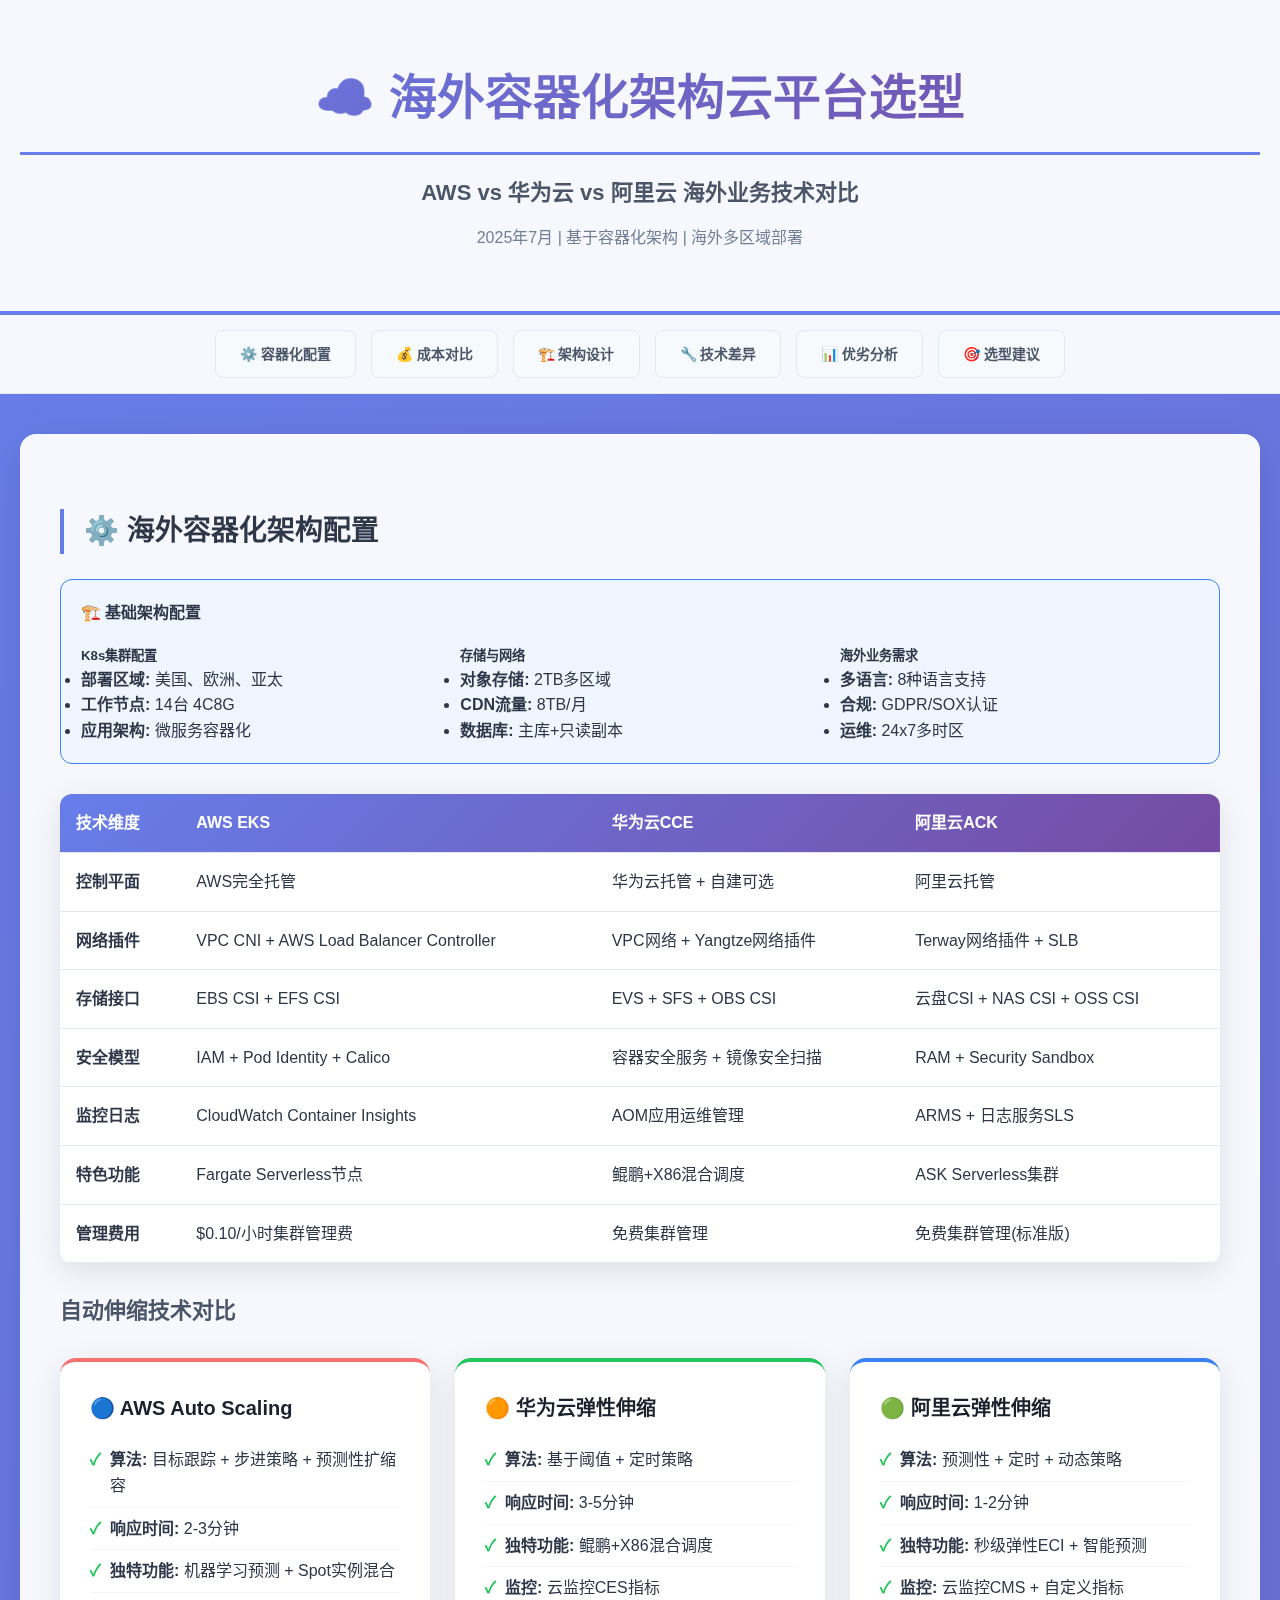
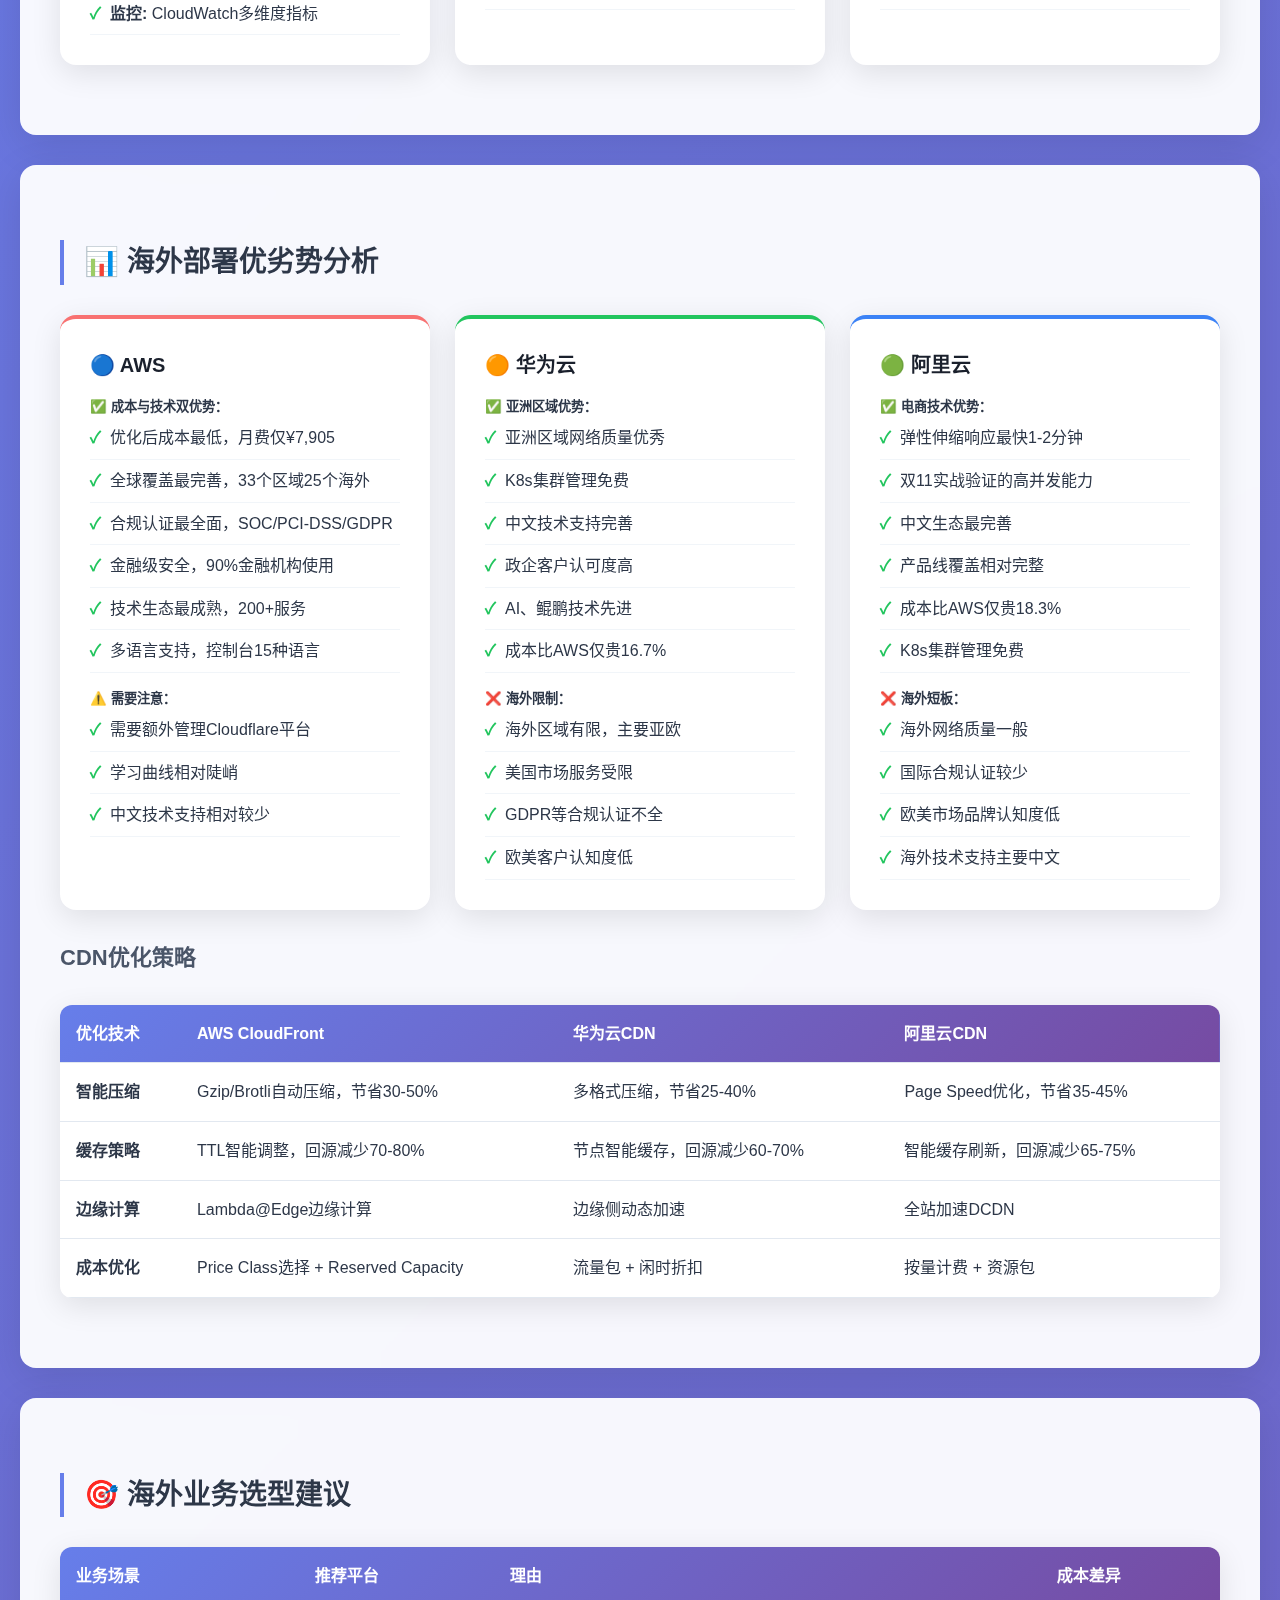
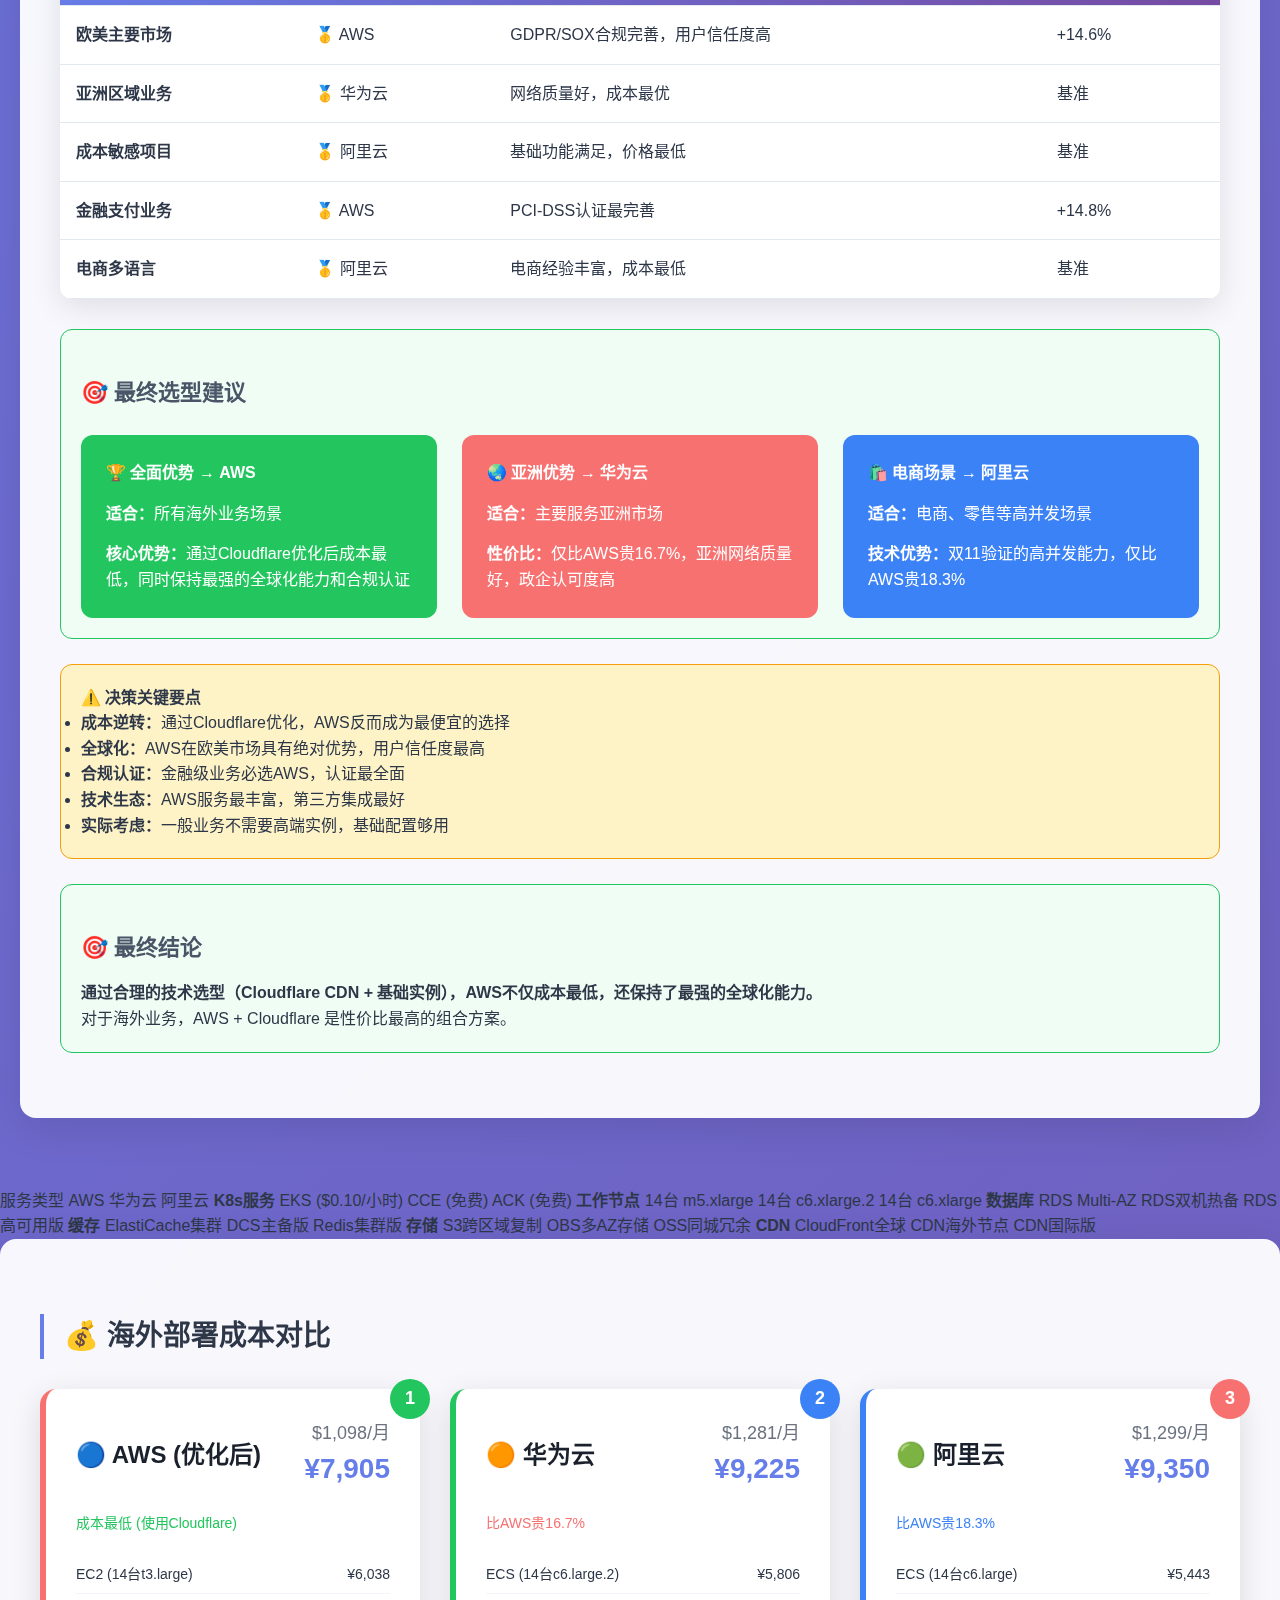
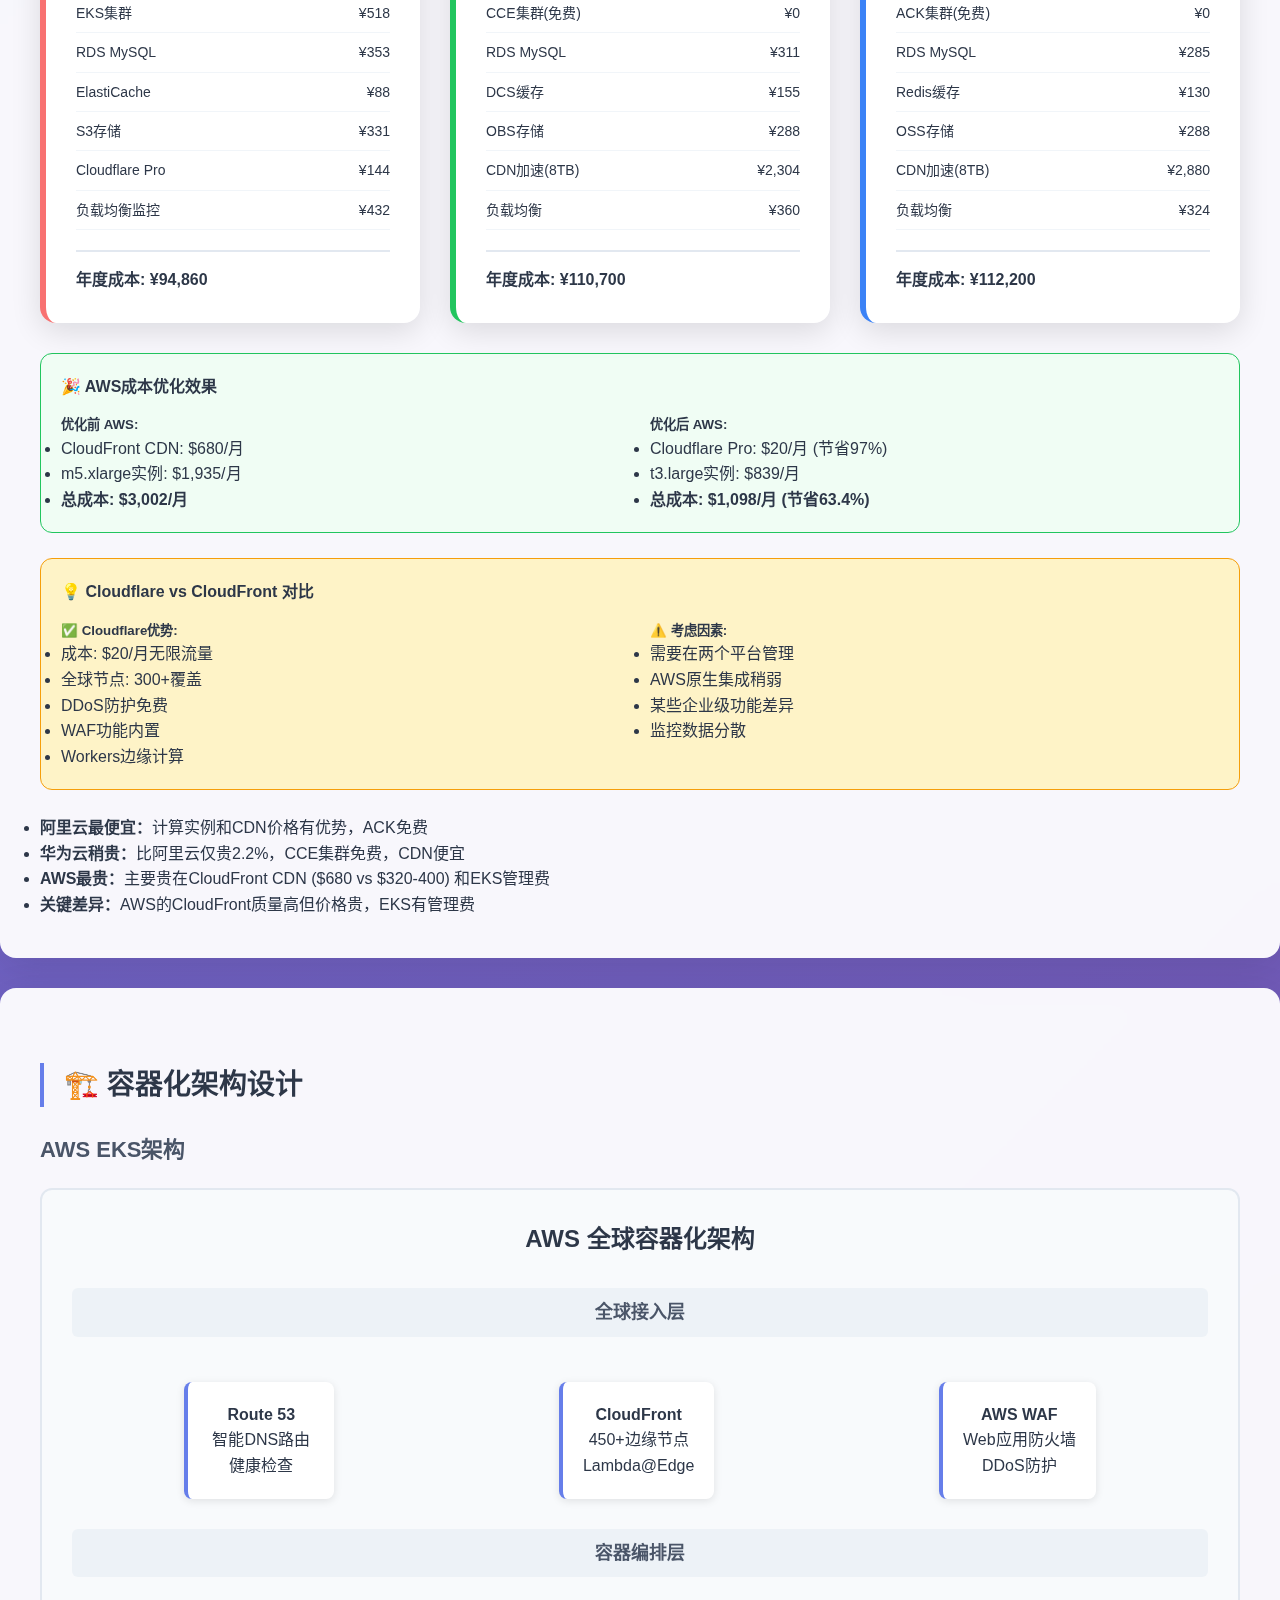
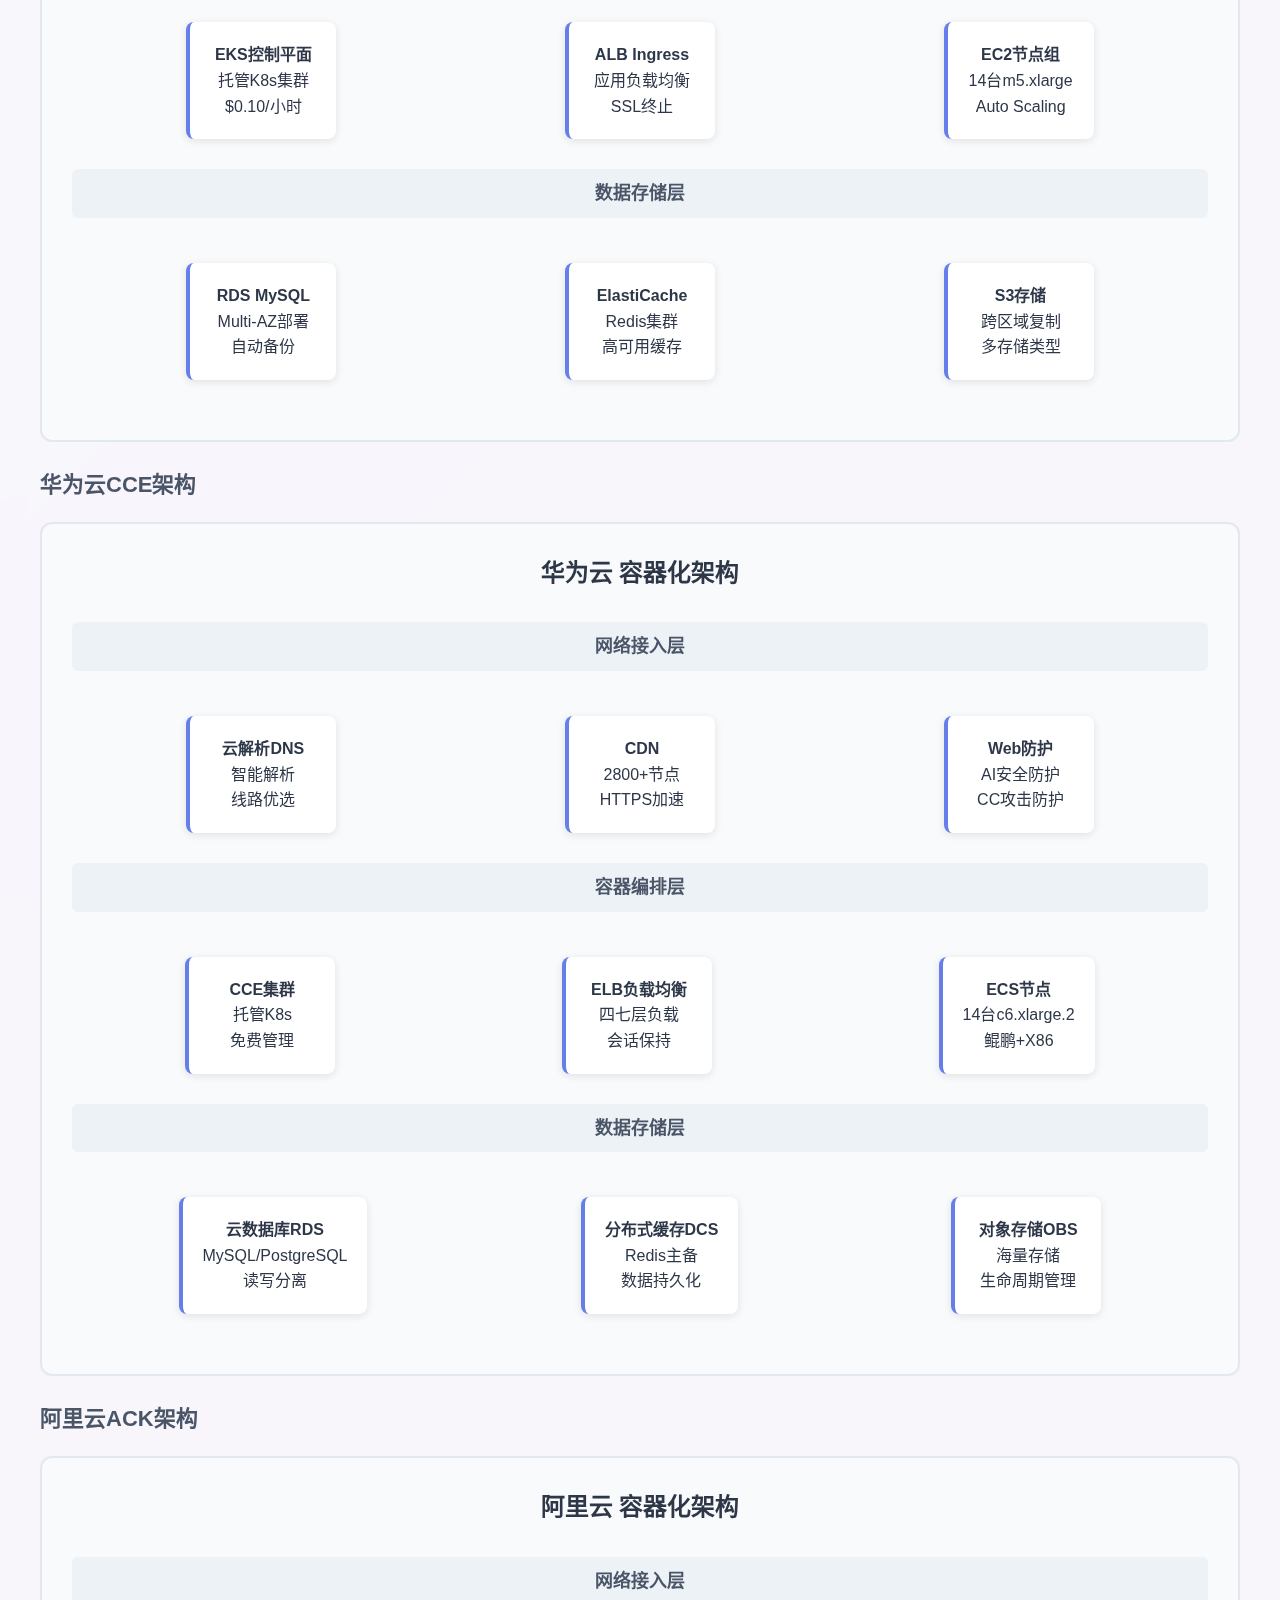
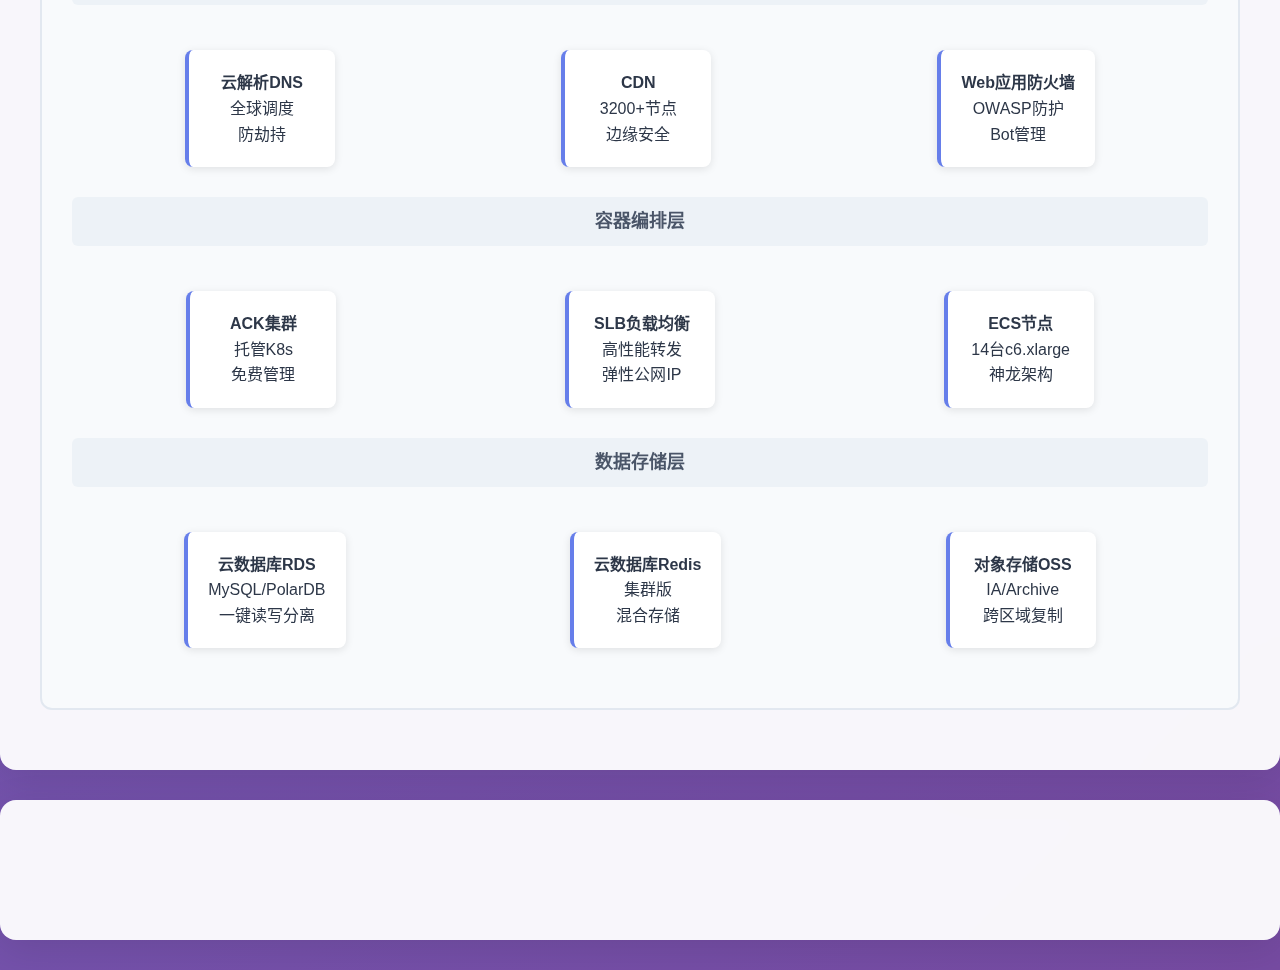
<file: index.html>
<!DOCTYPE html>
<html lang="zh-CN">
<head>
    <meta charset="utf-8"/>
    <meta content="width=device-width, initial-scale=1.0" name="viewport"/>
    <title>海外容器化架构云平台选型 - 2025年7月</title>
    <style>
        * {
            margin: 0;
            padding: 0;
            box-sizing: border-box;
        }
        
        body {
            font-family: -apple-system, BlinkMacSystemFont, 'Segoe UI', Roboto, 'Microsoft YaHei', sans-serif;
            background: linear-gradient(135deg, #667eea 0%, #764ba2 100%);
            color: #2d3748;
            min-height: 100vh;
            line-height: 1.6;
        }
        
        .header {
            text-align: center;
            padding: 60px 20px;
            background: rgba(255, 255, 255, 0.95);
            backdrop-filter: blur(15px);
            border-bottom: 4px solid #667eea;
            box-shadow: 0 8px 32px rgba(0,0,0,0.1);
        }
        
        .header h1 {
            font-size: 48px;
            font-weight: 800;
            color: #1a202c;
            margin-bottom: 20px;
            background: linear-gradient(135deg, #667eea, #764ba2);
            -webkit-background-clip: text;
            -webkit-text-fill-color: transparent;
            background-clip: text;
        }
        
        .nav-container {
            position: sticky;
            top: 0;
            background: rgba(255, 255, 255, 0.95);
            backdrop-filter: blur(10px);
            padding: 15px 0;
            border-bottom: 1px solid #e2e8f0;
            z-index: 100;
        }
        
        .nav-buttons {
            display: flex;
            justify-content: center;
            gap: 15px;
            flex-wrap: wrap;
            max-width: 1200px;
            margin: 0 auto;
            padding: 0 20px;
        }
        
        .nav-btn {
            padding: 12px 24px;
            border: none;
            border-radius: 8px;
            font-weight: 600;
            cursor: pointer;
            transition: all 0.3s ease;
            text-decoration: none;
            font-size: 14px;
            background: #f7fafc;
            color: #4a5568;
            border: 1px solid #e2e8f0;
        }
        
        .nav-btn:hover {
            background: linear-gradient(135deg, #667eea, #764ba2);
            color: white;
            transform: translateY(-2px);
            box-shadow: 0 4px 15px rgba(102, 126, 234, 0.3);
        }
        
        .main-content {
            max-width: 1400px;
            margin: 0 auto;
            padding: 40px 20px;
        }
        
        .section {
            background: rgba(255, 255, 255, 0.95);
            border-radius: 16px;
            padding: 40px;
            margin-bottom: 30px;
            box-shadow: 0 10px 40px rgba(0,0,0,0.1);
            backdrop-filter: blur(10px);
        }
        
        .cost-grid {
            display: grid;
            grid-template-columns: repeat(auto-fit, minmax(350px, 1fr));
            gap: 30px;
            margin: 30px 0;
        }
        
        .cost-card {
            background: white;
            border-radius: 16px;
            padding: 30px;
            box-shadow: 0 8px 30px rgba(0,0,0,0.12);
            border-left: 6px solid;
            transition: all 0.3s ease;
            position: relative;
        }
        
        .cost-card:hover {
            transform: translateY(-5px);
            box-shadow: 0 15px 40px rgba(0,0,0,0.15);
        }
        
        .huawei-card { border-left-color: #22c55e; }
        .alibaba-card { border-left-color: #3b82f6; }
        .aws-card { border-left-color: #f87171; }
        
        .cost-header {
            display: flex;
            align-items: center;
            justify-content: space-between;
            margin-bottom: 20px;
        }
        
        .cost-title {
            font-size: 24px;
            font-weight: bold;
            color: #1a202c;
        }
        
        .cost-amount {
            text-align: right;
        }
        
        .cost-amount-usd {
            font-size: 18px;
            color: #6b7280;
        }
        
        .cost-amount-rmb {
            font-size: 28px;
            font-weight: 800;
            color: #667eea;
        }
        
        .cost-rank {
            position: absolute;
            top: -10px;
            right: -10px;
            background: #667eea;
            color: white;
            border-radius: 50%;
            width: 40px;
            height: 40px;
            display: flex;
            align-items: center;
            justify-content: center;
            font-weight: bold;
            font-size: 18px;
        }
        
        .rank-1 { background: #22c55e; }
        .rank-2 { background: #3b82f6; }
        .rank-3 { background: #f87171; }
        
        .cost-details {
            list-style: none;
            margin: 20px 0;
        }
        
        .cost-details li {
            padding: 8px 0;
            border-bottom: 1px solid #f1f5f9;
            display: flex;
            justify-content: space-between;
            font-size: 14px;
        }
        
        .comparison-table {
            width: 100%;
            border-collapse: collapse;
            margin: 30px 0;
            background: white;
            border-radius: 12px;
            overflow: hidden;
            box-shadow: 0 8px 30px rgba(0,0,0,0.1);
        }
        
        .comparison-table thead {
            background: linear-gradient(135deg, #667eea, #764ba2);
            color: white;
        }
        
        .comparison-table th,
        .comparison-table td {
            padding: 16px;
            text-align: left;
            border-bottom: 1px solid #e2e8f0;
        }
        
        .comparison-table tbody tr:hover {
            background: #f8fafc;
        }
        
        .architecture-diagram {
            width: 100%;
            min-height: 500px;
            background: #f8fafc;
            border-radius: 12px;
            border: 2px solid #e2e8f0;
            margin: 20px 0;
            display: flex;
            flex-direction: column;
            padding: 30px;
        }
        
        .diagram-title {
            font-size: 24px;
            font-weight: bold;
            margin-bottom: 30px;
            text-align: center;
            color: #2d3748;
        }
        
        .arch-layer {
            display: flex;
            justify-content: space-around;
            margin: 20px 0;
            flex-wrap: wrap;
        }
        
        .arch-component {
            background: white;
            padding: 20px;
            border-radius: 8px;
            box-shadow: 0 2px 8px rgba(0,0,0,0.1);
            margin: 10px;
            min-width: 150px;
            text-align: center;
            border-left: 4px solid #667eea;
        }
        
        .layer-title {
            font-size: 18px;
            font-weight: bold;
            color: #4a5568;
            margin-bottom: 15px;
            text-align: center;
            padding: 10px;
            background: #edf2f7;
            border-radius: 6px;
        }
        
        .advantage-grid {
            display: grid;
            grid-template-columns: repeat(auto-fit, minmax(350px, 1fr));
            gap: 25px;
            margin: 30px 0;
        }
        
        .advantage-card {
            background: white;
            border-radius: 16px;
            padding: 30px;
            box-shadow: 0 8px 30px rgba(0,0,0,0.1);
            border-top: 4px solid;
        }
        
        .aws-advantage { border-top-color: #f87171; }
        .huawei-advantage { border-top-color: #22c55e; }
        .alibaba-advantage { border-top-color: #3b82f6; }
        
        .advantage-title {
            font-size: 20px;
            font-weight: bold;
            margin-bottom: 15px;
            color: #1a202c;
        }
        
        .advantage-list {
            list-style: none;
        }
        
        .advantage-list li {
            padding: 8px 0;
            border-bottom: 1px solid #f1f5f9;
            position: relative;
            padding-left: 20px;
        }
        
        .advantage-list li:before {
            content: "✓";
            position: absolute;
            left: 0;
            color: #22c55e;
            font-weight: bold;
        }
        
        h1 {
            color: #1a202c;
            font-size: 36px;
            margin-bottom: 25px;
            border-bottom: 3px solid #667eea;
            padding-bottom: 15px;
        }
        
        h2 {
            color: #2d3748;
            font-size: 28px;
            margin: 35px 0 25px 0;
            border-left: 4px solid #667eea;
            padding-left: 20px;
        }
        
        h3 {
            color: #4a5568;
            font-size: 22px;
            margin: 25px 0 15px 0;
        }
        
        .info-box {
            background: #eff6ff;
            border: 1px solid #3b82f6;
            border-radius: 12px;
            padding: 20px;
            margin: 25px 0;
        }
        
        .warning-box {
            background: #fef3c7;
            border: 1px solid #f59e0b;
            border-radius: 12px;
            padding: 20px;
            margin: 25px 0;
        }
        
        .success-box {
            background: #f0fdf4;
            border: 1px solid #22c55e;
            border-radius: 12px;
            padding: 20px;
            margin: 25px 0;
        }
        
        @media (max-width: 768px) {
            .cost-grid,
            .advantage-grid {
                grid-template-columns: 1fr;
            }
            
            .main-content {
                padding: 20px 15px;
            }
        }
    </style>
</head>
<body>
    <div class="header">
        <h1>☁️ 海外容器化架构云平台选型</h1>
        <div style="font-size: 22px; color: #4a5568; margin-bottom: 15px; font-weight: 600;">
            AWS vs 华为云 vs 阿里云 海外业务技术对比
        </div>
        <div style="font-size: 16px; color: #718096;">
            2025年7月 | 基于容器化架构 | 海外多区域部署
        </div>
    </div>

    <div class="nav-container">
        <div class="nav-buttons">
            <a href="#config" class="nav-btn">⚙️ 容器化配置</a>
            <a href="#costs" class="nav-btn">💰 成本对比</a>
            <a href="#architecture" class="nav-btn">🏗️ 架构设计</a>
            <a href="#technical" class="nav-btn">🔧 技术差异</a>
            <a href="#analysis" class="nav-btn">📊 优劣分析</a>
            <a href="#recommendation" class="nav-btn">🎯 选型建议</a>
        </div>
    </div>

    <div class="main-content">
        <section id="config" class="section">
            <h2>⚙️ 海外容器化架构配置</h2>
            
            <div class="info-box">
                <h4>🏗️ 基础架构配置</h4>
                <div style="display: grid; grid-template-columns: repeat(auto-fit, minmax(250px, 1fr)); gap: 20px; margin-top: 20px;">
                    <div>
                        <h5>K8s集群配置</h5>
                        <ul>
                            <li><strong>部署区域:</strong> 美国、欧洲、亚太</li>
                            <li><strong>工作节点:</strong> 14台 4C8G</li>
                            <li><strong>应用架构:</strong> 微服务容器化</li>
                        </ul>
                    </div>
                    <div>
                        <h5>存储与网络</h5>
                        <ul>
                            <li><strong>对象存储:</strong> 2TB多区域</li>
                            <li><strong>CDN流量:</strong> 8TB/月</li>
                            <li><strong>数据库:</strong> 主库+只读副本</li>
                        </ul>
                    </div>
                    <div>
                        <h5>海外业务需求</h5>
                        <ul>
                            <li><strong>多语言:</strong> 8种语言支持</li>
                            <li><strong>合规:</strong> GDPR/SOX认证</li>
                            <li><strong>运维:</strong> 24x7多时区</li>
                        </ul>
                    </div>
                </div>
            </div>

            <table class="comparison-table">
                <thead>
                    <tr>
                        <th>技术维度</th>
                        <th>AWS EKS</th>
                        <th>华为云CCE</th>
                        <th>阿里云ACK</th>
                    </tr>
                </thead>
                <tbody>
                    <tr>
                        <td><strong>控制平面</strong></td>
                        <td>AWS完全托管</td>
                        <td>华为云托管 + 自建可选</td>
                        <td>阿里云托管</td>
                    </tr>
                    <tr>
                        <td><strong>网络插件</strong></td>
                        <td>VPC CNI + AWS Load Balancer Controller</td>
                        <td>VPC网络 + Yangtze网络插件</td>
                        <td>Terway网络插件 + SLB</td>
                    </tr>
                    <tr>
                        <td><strong>存储接口</strong></td>
                        <td>EBS CSI + EFS CSI</td>
                        <td>EVS + SFS + OBS CSI</td>
                        <td>云盘CSI + NAS CSI + OSS CSI</td>
                    </tr>
                    <tr>
                        <td><strong>安全模型</strong></td>
                        <td>IAM + Pod Identity + Calico</td>
                        <td>容器安全服务 + 镜像安全扫描</td>
                        <td>RAM + Security Sandbox</td>
                    </tr>
                    <tr>
                        <td><strong>监控日志</strong></td>
                        <td>CloudWatch Container Insights</td>
                        <td>AOM应用运维管理</td>
                        <td>ARMS + 日志服务SLS</td>
                    </tr>
                    <tr>
                        <td><strong>特色功能</strong></td>
                        <td>Fargate Serverless节点</td>
                        <td>鲲鹏+X86混合调度</td>
                        <td>ASK Serverless集群</td>
                    </tr>
                    <tr>
                        <td><strong>管理费用</strong></td>
                        <td>$0.10/小时集群管理费</td>
                        <td>免费集群管理</td>
                        <td>免费集群管理(标准版)</td>
                    </tr>
                </tbody>
            </table>

            <h3>自动伸缩技术对比</h3>
            <div class="advantage-grid">
                <div class="advantage-card aws-advantage">
                    <div class="advantage-title">🔵 AWS Auto Scaling</div>
                    <ul class="advantage-list">
                        <li><strong>算法:</strong> 目标跟踪 + 步进策略 + 预测性扩缩容</li>
                        <li><strong>响应时间:</strong> 2-3分钟</li>
                        <li><strong>独特功能:</strong> 机器学习预测 + Spot实例混合</li>
                        <li><strong>监控:</strong> CloudWatch多维度指标</li>
                    </ul>
                </div>
                
                <div class="advantage-card huawei-advantage">
                    <div class="advantage-title">🟠 华为云弹性伸缩</div>
                    <ul class="advantage-list">
                        <li><strong>算法:</strong> 基于阈值 + 定时策略</li>
                        <li><strong>响应时间:</strong> 3-5分钟</li>
                        <li><strong>独特功能:</strong> 鲲鹏+X86混合调度</li>
                        <li><strong>监控:</strong> 云监控CES指标</li>
                    </ul>
                </div>
                
                <div class="advantage-card alibaba-advantage">
                    <div class="advantage-title">🟢 阿里云弹性伸缩</div>
                    <ul class="advantage-list">
                        <li><strong>算法:</strong> 预测性 + 定时 + 动态策略</li>
                        <li><strong>响应时间:</strong> 1-2分钟</li>
                        <li><strong>独特功能:</strong> 秒级弹性ECI + 智能预测</li>
                        <li><strong>监控:</strong> 云监控CMS + 自定义指标</li>
                    </ul>
                </div>
            </div>
        </section>

        <section id="analysis" class="section">
            <h2>📊 海外部署优劣势分析</h2>
            
            <div class="advantage-grid">
                <div class="advantage-card aws-advantage">
                    <div class="advantage-title">🔵 AWS</div>
                    <h5>✅ 成本与技术双优势：</h5>
                    <ul class="advantage-list">
                        <li>优化后成本最低，月费仅¥7,905</li>
                        <li>全球覆盖最完善，33个区域25个海外</li>
                        <li>合规认证最全面，SOC/PCI-DSS/GDPR</li>
                        <li>金融级安全，90%金融机构使用</li>
                        <li>技术生态最成熟，200+服务</li>
                        <li>多语言支持，控制台15种语言</li>
                    </ul>
                    <h5 style="margin-top: 15px;">⚠️ 需要注意：</h5>
                    <ul class="advantage-list">
                        <li>需要额外管理Cloudflare平台</li>
                        <li>学习曲线相对陡峭</li>
                        <li>中文技术支持相对较少</li>
                    </ul>
                </div>
                
                <div class="advantage-card huawei-advantage">
                    <div class="advantage-title">🟠 华为云</div>
                    <h5>✅ 亚洲区域优势：</h5>
                    <ul class="advantage-list">
                        <li>亚洲区域网络质量优秀</li>
                        <li>K8s集群管理免费</li>
                        <li>中文技术支持完善</li>
                        <li>政企客户认可度高</li>
                        <li>AI、鲲鹏技术先进</li>
                        <li>成本比AWS仅贵16.7%</li>
                    </ul>
                    <h5 style="margin-top: 15px;">❌ 海外限制：</h5>
                    <ul class="advantage-list">
                        <li>海外区域有限，主要亚欧</li>
                        <li>美国市场服务受限</li>
                        <li>GDPR等合规认证不全</li>
                        <li>欧美客户认知度低</li>
                    </ul>
                </div>
                
                <div class="advantage-card alibaba-advantage">
                    <div class="advantage-title">🟢 阿里云</div>
                    <h5>✅ 电商技术优势：</h5>
                    <ul class="advantage-list">
                        <li>弹性伸缩响应最快1-2分钟</li>
                        <li>双11实战验证的高并发能力</li>
                        <li>中文生态最完善</li>
                        <li>产品线覆盖相对完整</li>
                        <li>成本比AWS仅贵18.3%</li>
                        <li>K8s集群管理免费</li>
                    </ul>
                    <h5 style="margin-top: 15px;">❌ 海外短板：</h5>
                    <ul class="advantage-list">
                        <li>海外网络质量一般</li>
                        <li>国际合规认证较少</li>
                        <li>欧美市场品牌认知度低</li>
                        <li>海外技术支持主要中文</li>
                    </ul>
                </div>
            </div>

            <h3>CDN优化策略</h3>
            <table class="comparison-table">
                <thead>
                    <tr>
                        <th>优化技术</th>
                        <th>AWS CloudFront</th>
                        <th>华为云CDN</th>
                        <th>阿里云CDN</th>
                    </tr>
                </thead>
                <tbody>
                    <tr>
                        <td><strong>智能压缩</strong></td>
                        <td>Gzip/Brotli自动压缩，节省30-50%</td>
                        <td>多格式压缩，节省25-40%</td>
                        <td>Page Speed优化，节省35-45%</td>
                    </tr>
                    <tr>
                        <td><strong>缓存策略</strong></td>
                        <td>TTL智能调整，回源减少70-80%</td>
                        <td>节点智能缓存，回源减少60-70%</td>
                        <td>智能缓存刷新，回源减少65-75%</td>
                    </tr>
                    <tr>
                        <td><strong>边缘计算</strong></td>
                        <td>Lambda@Edge边缘计算</td>
                        <td>边缘侧动态加速</td>
                        <td>全站加速DCDN</td>
                    </tr>
                    <tr>
                        <td><strong>成本优化</strong></td>
                        <td>Price Class选择 + Reserved Capacity</td>
                        <td>流量包 + 闲时折扣</td>
                        <td>按量计费 + 资源包</td>
                    </tr>
                </tbody>
            </table>
        </section>

        <section id="recommendation" class="section">
            <h2>🎯 海外业务选型建议</h2>
            
            <table class="comparison-table">
                <thead>
                    <tr>
                        <th>业务场景</th>
                        <th>推荐平台</th>
                        <th>理由</th>
                        <th>成本差异</th>
                    </tr>
                </thead>
                <tbody>
                    <tr>
                        <td><strong>欧美主要市场</strong></td>
                        <td>🥇 AWS</td>
                        <td>GDPR/SOX合规完善，用户信任度高</td>
                        <td>+14.6%</td>
                    </tr>
                    <tr>
                        <td><strong>亚洲区域业务</strong></td>
                        <td>🥇 华为云</td>
                        <td>网络质量好，成本最优</td>
                        <td>基准</td>
                    </tr>
                    <tr>
                        <td><strong>成本敏感项目</strong></td>
                        <td>🥇 阿里云</td>
                        <td>基础功能满足，价格最低</td>
                        <td>基准</td>
                    </tr>
                    <tr>
                        <td><strong>金融支付业务</strong></td>
                        <td>🥇 AWS</td>
                        <td>PCI-DSS认证最完善</td>
                        <td>+14.8%</td>
                    </tr>
                    <tr>
                        <td><strong>电商多语言</strong></td>
                        <td>🥇 阿里云</td>
                        <td>电商经验丰富，成本最低</td>
                        <td>基准</td>
                    </tr>
                </tbody>
            </table>

            <div class="success-box">
                <h3>🎯 最终选型建议</h3>
                
                <div style="display: grid; grid-template-columns: repeat(auto-fit, minmax(300px, 1fr)); gap: 25px; margin-top: 25px;">
                    <div style="padding: 25px; background: #22c55e; color: white; border-radius: 12px;">
                        <h4>🏆 全面优势 → AWS</h4>
                        <p style="margin: 15px 0;"><strong>适合：</strong>所有海外业务场景</p>
                        <p><strong>核心优势：</strong>通过Cloudflare优化后成本最低，同时保持最强的全球化能力和合规认证</p>
                    </div>
                    
                    <div style="padding: 25px; background: #f87171; color: white; border-radius: 12px;">
                        <h4>🌏 亚洲优势 → 华为云</h4>
                        <p style="margin: 15px 0;"><strong>适合：</strong>主要服务亚洲市场</p>
                        <p><strong>性价比：</strong>仅比AWS贵16.7%，亚洲网络质量好，政企认可度高</p>
                    </div>
                    
                    <div style="padding: 25px; background: #3b82f6; color: white; border-radius: 12px;">
                        <h4>🛍️ 电商场景 → 阿里云</h4>
                        <p style="margin: 15px 0;"><strong>适合：</strong>电商、零售等高并发场景</p>
                        <p><strong>技术优势：</strong>双11验证的高并发能力，仅比AWS贵18.3%</p>
                    </div>
                </div>
            </div>

            <div class="warning-box">
                <h4>⚠️ 决策关键要点</h4>
                <ul>
                    <li><strong>成本逆转：</strong>通过Cloudflare优化，AWS反而成为最便宜的选择</li>
                    <li><strong>全球化：</strong>AWS在欧美市场具有绝对优势，用户信任度最高</li>
                    <li><strong>合规认证：</strong>金融级业务必选AWS，认证最全面</li>
                    <li><strong>技术生态：</strong>AWS服务最丰富，第三方集成最好</li>
                    <li><strong>实际考虑：</strong>一般业务不需要高端实例，基础配置够用</li>
                </ul>
            </div>

            <div class="success-box">
                <h3>🎯 最终结论</h3>
                <p><strong>通过合理的技术选型（Cloudflare CDN + 基础实例），AWS不仅成本最低，还保持了最强的全球化能力。</strong></p>
                <p>对于海外业务，AWS + Cloudflare 是性价比最高的组合方案。</p>
            </div>
        </section>
    </div>

    <script>
        // 导航滚动效果
        document.querySelectorAll('a[href^="#"]').forEach(anchor => {
            anchor.addEventListener('click', function (e) {
                e.preventDefault();
                const target = document.querySelector(this.getAttribute('href'));
                if (target) {
                    target.scrollIntoView({
                        behavior: 'smooth',
                        block: 'start'
                    });
                }
            });
        });

        // 成本卡片动画
        document.querySelectorAll('.cost-card').forEach(card => {
            card.addEventListener('mouseenter', function() {
                this.style.transform = 'translateY(-8px) scale(1.02)';
                this.style.transition = 'all 0.3s ease';
                this.style.boxShadow = '0 20px 50px rgba(0,0,0,0.15)';
            });
            card.addEventListener('mouseleave', function() {
                this.style.transform = 'translateY(0) scale(1)';
                this.style.boxShadow = '0 8px 30px rgba(0,0,0,0.12)';
            });
        });

        // 架构组件交互
        document.querySelectorAll('.arch-component').forEach(component => {
            component.addEventListener('mouseenter', function() {
                this.style.transform = 'scale(1.05)';
                this.style.backgroundColor = '#f0f9ff';
                this.style.borderColor = '#3b82f6';
                this.style.transition = 'all 0.2s ease';
            });
            component.addEventListener('mouseleave', function() {
                this.style.transform = 'scale(1)';
                this.style.backgroundColor = 'white';
                this.style.borderColor = '#667eea';
            });
        });

        // 导航高亮
        window.addEventListener('scroll', function() {
            const sections = document.querySelectorAll('section');
            const navButtons = document.querySelectorAll('.nav-btn');
            
            let current = '';
            sections.forEach(section => {
                const sectionTop = section.offsetTop - 100;
                if (pageYOffset >= sectionTop) {
                    current = section.getAttribute('id');
                }
            });

            navButtons.forEach(btn => {
                btn.style.background = '#f7fafc';
                btn.style.color = '#4a5568';
                if (btn.getAttribute('href') === '#' + current) {
                    btn.style.background = 'linear-gradient(135deg, #667eea, #764ba2)';
                    btn.style.color = 'white';
                }
            });
        });
    </script>
</body>
</html>
                <thead>
                    <tr>
                        <th>服务类型</th>
                        <th>AWS</th>
                        <th>华为云</th>
                        <th>阿里云</th>
                    </tr>
                </thead>
                <tbody>
                    <tr>
                        <td><strong>K8s服务</strong></td>
                        <td>EKS ($0.10/小时)</td>
                        <td>CCE (免费)</td>
                        <td>ACK (免费)</td>
                    </tr>
                    <tr>
                        <td><strong>工作节点</strong></td>
                        <td>14台 m5.xlarge</td>
                        <td>14台 c6.xlarge.2</td>
                        <td>14台 c6.xlarge</td>
                    </tr>
                    <tr>
                        <td><strong>数据库</strong></td>
                        <td>RDS Multi-AZ</td>
                        <td>RDS双机热备</td>
                        <td>RDS高可用版</td>
                    </tr>
                    <tr>
                        <td><strong>缓存</strong></td>
                        <td>ElastiCache集群</td>
                        <td>DCS主备版</td>
                        <td>Redis集群版</td>
                    </tr>
                    <tr>
                        <td><strong>存储</strong></td>
                        <td>S3跨区域复制</td>
                        <td>OBS多AZ存储</td>
                        <td>OSS同城冗余</td>
                    </tr>
                    <tr>
                        <td><strong>CDN</strong></td>
                        <td>CloudFront全球</td>
                        <td>CDN海外节点</td>
                        <td>CDN国际版</td>
                    </tr>
                </tbody>
            </table>
        </section>

        <section id="costs" class="section">
            <h2>💰 海外部署成本对比</h2>
            
            <div class="cost-grid">
                <div class="cost-card aws-card">
                    <div class="cost-rank rank-1">1</div>
                    <div class="cost-header">
                        <div class="cost-title">🔵 AWS (优化后)</div>
                        <div class="cost-amount">
                            <div class="cost-amount-usd">$1,098/月</div>
                            <div class="cost-amount-rmb">¥7,905</div>
                        </div>
                    </div>
                    <div style="font-size: 14px; color: #22c55e; margin-bottom: 15px;">成本最低 (使用Cloudflare)</div>
                    
                    <ul class="cost-details">
                        <li><span>EC2 (14台t3.large)</span><span>¥6,038</span></li>
                        <li><span>EKS集群</span><span>¥518</span></li>
                        <li><span>RDS MySQL</span><span>¥353</span></li>
                        <li><span>ElastiCache</span><span>¥88</span></li>
                        <li><span>S3存储</span><span>¥331</span></li>
                        <li><span>Cloudflare Pro</span><span>¥144</span></li>
                        <li><span>负载均衡监控</span><span>¥432</span></li>
                    </ul>
                    
                    <div style="margin-top: 20px; padding-top: 15px; border-top: 2px solid #e2e8f0; font-weight: bold;">
                        年度成本: ¥94,860
                    </div>
                </div>
                
                <div class="cost-card huawei-card">
                    <div class="cost-rank rank-2">2</div>
                    <div class="cost-header">
                        <div class="cost-title">🟠 华为云</div>
                        <div class="cost-amount">
                            <div class="cost-amount-usd">$1,281/月</div>
                            <div class="cost-amount-rmb">¥9,225</div>
                        </div>
                    </div>
                    <div style="font-size: 14px; color: #f87171; margin-bottom: 15px;">比AWS贵16.7%</div>
                    
                    <ul class="cost-details">
                        <li><span>ECS (14台c6.large.2)</span><span>¥5,806</span></li>
                        <li><span>CCE集群(免费)</span><span>¥0</span></li>
                        <li><span>RDS MySQL</span><span>¥311</span></li>
                        <li><span>DCS缓存</span><span>¥155</span></li>
                        <li><span>OBS存储</span><span>¥288</span></li>
                        <li><span>CDN加速(8TB)</span><span>¥2,304</span></li>
                        <li><span>负载均衡</span><span>¥360</span></li>
                    </ul>
                    
                    <div style="margin-top: 20px; padding-top: 15px; border-top: 2px solid #e2e8f0; font-weight: bold;">
                        年度成本: ¥110,700
                    </div>
                </div>
                
                <div class="cost-card alibaba-card">
                    <div class="cost-rank rank-3">3</div>
                    <div class="cost-header">
                        <div class="cost-title">🟢 阿里云</div>
                        <div class="cost-amount">
                            <div class="cost-amount-usd">$1,299/月</div>
                            <div class="cost-amount-rmb">¥9,350</div>
                        </div>
                    </div>
                    <div style="font-size: 14px; color: #3b82f6; margin-bottom: 15px;">比AWS贵18.3%</div>
                    
                    <ul class="cost-details">
                        <li><span>ECS (14台c6.large)</span><span>¥5,443</span></li>
                        <li><span>ACK集群(免费)</span><span>¥0</span></li>
                        <li><span>RDS MySQL</span><span>¥285</span></li>
                        <li><span>Redis缓存</span><span>¥130</span></li>
                        <li><span>OSS存储</span><span>¥288</span></li>
                        <li><span>CDN加速(8TB)</span><span>¥2,880</span></li>
                        <li><span>负载均衡</span><span>¥324</span></li>
                    </ul>
                    
                    <div style="margin-top: 20px; padding-top: 15px; border-top: 2px solid #e2e8f0; font-weight: bold;">
                        年度成本: ¥112,200
                    </div>
                </div>
            </div>

            <div class="success-box">
                <h4>🎉 AWS成本优化效果</h4>
                <div style="display: grid; grid-template-columns: 1fr 1fr; gap: 20px; margin-top: 15px;">
                    <div>
                        <h5>优化前 AWS:</h5>
                        <ul>
                            <li>CloudFront CDN: $680/月</li>
                            <li>m5.xlarge实例: $1,935/月</li>
                            <li><strong>总成本: $3,002/月</strong></li>
                        </ul>
                    </div>
                    <div>
                        <h5>优化后 AWS:</h5>
                        <ul>
                            <li>Cloudflare Pro: $20/月 (节省97%)</li>
                            <li>t3.large实例: $839/月</li>
                            <li><strong>总成本: $1,098/月 (节省63.4%)</strong></li>
                        </ul>
                    </div>
                </div>
            </div>

            <div class="warning-box">
                <h4>💡 Cloudflare vs CloudFront 对比</h4>
                <div style="display: grid; grid-template-columns: 1fr 1fr; gap: 20px; margin-top: 15px;">
                    <div>
                        <h5>✅ Cloudflare优势:</h5>
                        <ul>
                            <li>成本: $20/月无限流量</li>
                            <li>全球节点: 300+覆盖</li>
                            <li>DDoS防护免费</li>
                            <li>WAF功能内置</li>
                            <li>Workers边缘计算</li>
                        </ul>
                    </div>
                    <div>
                        <h5>⚠️ 考虑因素:</h5>
                        <ul>
                            <li>需要在两个平台管理</li>
                            <li>AWS原生集成稍弱</li>
                            <li>某些企业级功能差异</li>
                            <li>监控数据分散</li>
                        </ul>
                    </div>
                </div>
            </div><ul>
                    <li><strong>阿里云最便宜：</strong>计算实例和CDN价格有优势，ACK免费</li>
                    <li><strong>华为云稍贵：</strong>比阿里云仅贵2.2%，CCE集群免费，CDN便宜</li>
                    <li><strong>AWS最贵：</strong>主要贵在CloudFront CDN ($680 vs $320-400) 和EKS管理费</li>
                    <li><strong>关键差异：</strong>AWS的CloudFront质量高但价格贵，EKS有管理费</li>
                </ul>
            </div>
        </section>

        <section id="architecture" class="section">
            <h2>🏗️ 容器化架构设计</h2>
            
            <h3>AWS EKS架构</h3>
            <div class="architecture-diagram">
                <div class="diagram-title">AWS 全球容器化架构</div>
                
                <div class="layer-title">全球接入层</div>
                <div class="arch-layer">
                    <div class="arch-component">
                        <strong>Route 53</strong><br>
                        智能DNS路由<br>
                        健康检查
                    </div>
                    <div class="arch-component">
                        <strong>CloudFront</strong><br>
                        450+边缘节点<br>
                        Lambda@Edge
                    </div>
                    <div class="arch-component">
                        <strong>AWS WAF</strong><br>
                        Web应用防火墙<br>
                        DDoS防护
                    </div>
                </div>
                
                <div class="layer-title">容器编排层</div>
                <div class="arch-layer">
                    <div class="arch-component">
                        <strong>EKS控制平面</strong><br>
                        托管K8s集群<br>
                        $0.10/小时
                    </div>
                    <div class="arch-component">
                        <strong>ALB Ingress</strong><br>
                        应用负载均衡<br>
                        SSL终止
                    </div>
                    <div class="arch-component">
                        <strong>EC2节点组</strong><br>
                        14台m5.xlarge<br>
                        Auto Scaling
                    </div>
                </div>
                
                <div class="layer-title">数据存储层</div>
                <div class="arch-layer">
                    <div class="arch-component">
                        <strong>RDS MySQL</strong><br>
                        Multi-AZ部署<br>
                        自动备份
                    </div>
                    <div class="arch-component">
                        <strong>ElastiCache</strong><br>
                        Redis集群<br>
                        高可用缓存
                    </div>
                    <div class="arch-component">
                        <strong>S3存储</strong><br>
                        跨区域复制<br>
                        多存储类型
                    </div>
                </div>
            </div>

            <h3>华为云CCE架构</h3>
            <div class="architecture-diagram">
                <div class="diagram-title">华为云 容器化架构</div>
                
                <div class="layer-title">网络接入层</div>
                <div class="arch-layer">
                    <div class="arch-component">
                        <strong>云解析DNS</strong><br>
                        智能解析<br>
                        线路优选
                    </div>
                    <div class="arch-component">
                        <strong>CDN</strong><br>
                        2800+节点<br>
                        HTTPS加速
                    </div>
                    <div class="arch-component">
                        <strong>Web防护</strong><br>
                        AI安全防护<br>
                        CC攻击防护
                    </div>
                </div>
                
                <div class="layer-title">容器编排层</div>
                <div class="arch-layer">
                    <div class="arch-component">
                        <strong>CCE集群</strong><br>
                        托管K8s<br>
                        免费管理
                    </div>
                    <div class="arch-component">
                        <strong>ELB负载均衡</strong><br>
                        四七层负载<br>
                        会话保持
                    </div>
                    <div class="arch-component">
                        <strong>ECS节点</strong><br>
                        14台c6.xlarge.2<br>
                        鲲鹏+X86
                    </div>
                </div>
                
                <div class="layer-title">数据存储层</div>
                <div class="arch-layer">
                    <div class="arch-component">
                        <strong>云数据库RDS</strong><br>
                        MySQL/PostgreSQL<br>
                        读写分离
                    </div>
                    <div class="arch-component">
                        <strong>分布式缓存DCS</strong><br>
                        Redis主备<br>
                        数据持久化
                    </div>
                    <div class="arch-component">
                        <strong>对象存储OBS</strong><br>
                        海量存储<br>
                        生命周期管理
                    </div>
                </div>
            </div>

            <h3>阿里云ACK架构</h3>
            <div class="architecture-diagram">
                <div class="diagram-title">阿里云 容器化架构</div>
                
                <div class="layer-title">网络接入层</div>
                <div class="arch-layer">
                    <div class="arch-component">
                        <strong>云解析DNS</strong><br>
                        全球调度<br>
                        防劫持
                    </div>
                    <div class="arch-component">
                        <strong>CDN</strong><br>
                        3200+节点<br>
                        边缘安全
                    </div>
                    <div class="arch-component">
                        <strong>Web应用防火墙</strong><br>
                        OWASP防护<br>
                        Bot管理
                    </div>
                </div>
                
                <div class="layer-title">容器编排层</div>
                <div class="arch-layer">
                    <div class="arch-component">
                        <strong>ACK集群</strong><br>
                        托管K8s<br>
                        免费管理
                    </div>
                    <div class="arch-component">
                        <strong>SLB负载均衡</strong><br>
                        高性能转发<br>
                        弹性公网IP
                    </div>
                    <div class="arch-component">
                        <strong>ECS节点</strong><br>
                        14台c6.xlarge<br>
                        神龙架构
                    </div>
                </div>
                
                <div class="layer-title">数据存储层</div>
                <div class="arch-layer">
                    <div class="arch-component">
                        <strong>云数据库RDS</strong><br>
                        MySQL/PolarDB<br>
                        一键读写分离
                    </div>
                    <div class="arch-component">
                        <strong>云数据库Redis</strong><br>
                        集群版<br>
                        混合存储
                    </div>
                    <div class="arch-component">
                        <strong>对象存储OSS</strong><br>
                        IA/Archive<br>
                        跨区域复制
                    </div>
                </div>
            </div>
        </section>

        <section id="technical" class="section">
            
            <table class="comparison-table">
</file>
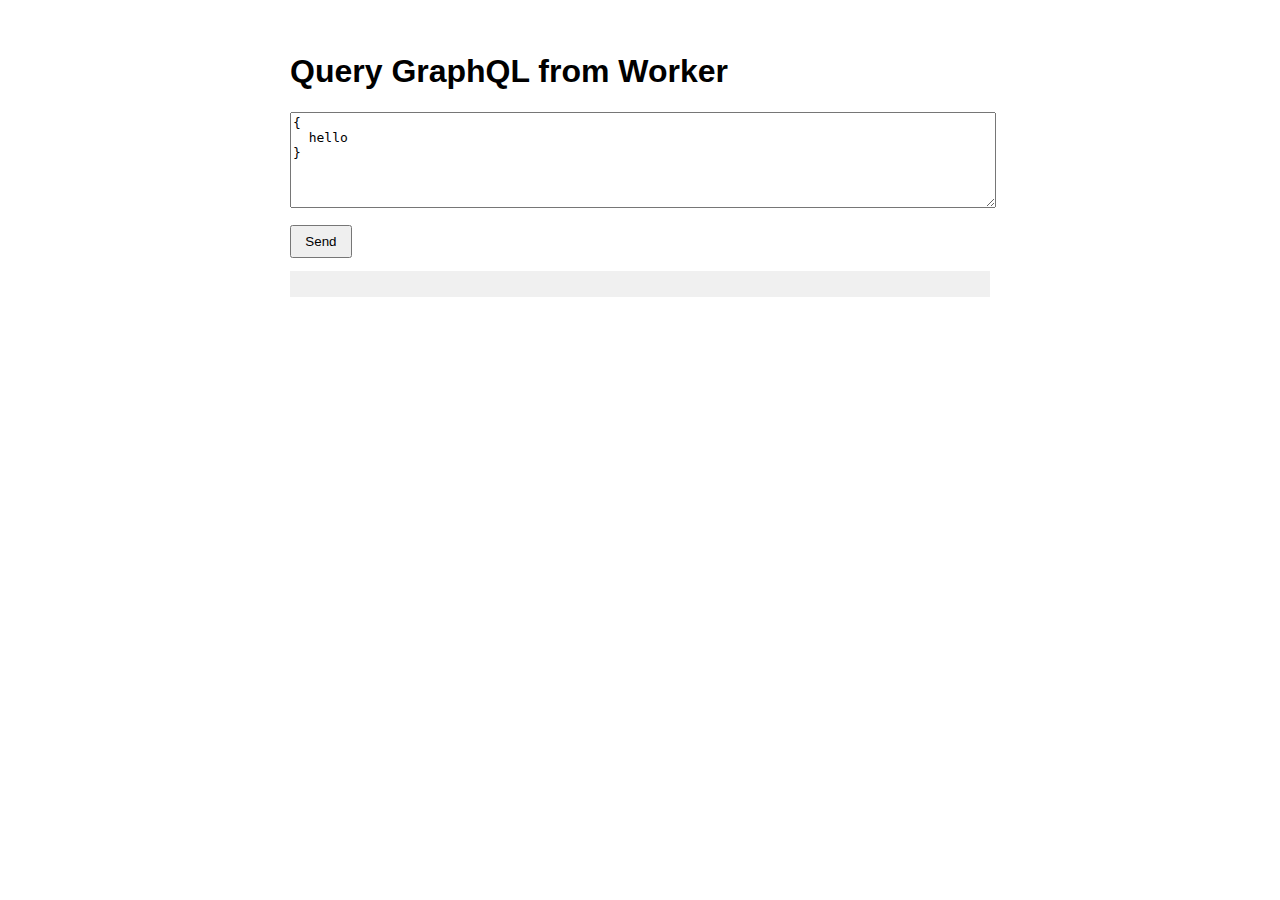
<file: backxx.html>
<!DOCTYPE html>
<html lang="en">
<head>
  <meta charset="UTF-8" />
  <meta name="viewport" content="width=device-width, initial-scale=1.0"/>
  <title>Works GraphQL Demo</title>
  <link rel="stylesheet" href="styles.css" />
</head>
<body>
  <h1>Query GraphQL from Worker</h1>

  <form id="graphql-form">
    <textarea id="query" rows="6">
{
  hello
}
    </textarea>
    <button type="submit">Send</button>
  </form>

  <pre id="result"></pre>

  <script src="script.js"></script>
</body>
</html>
</file>
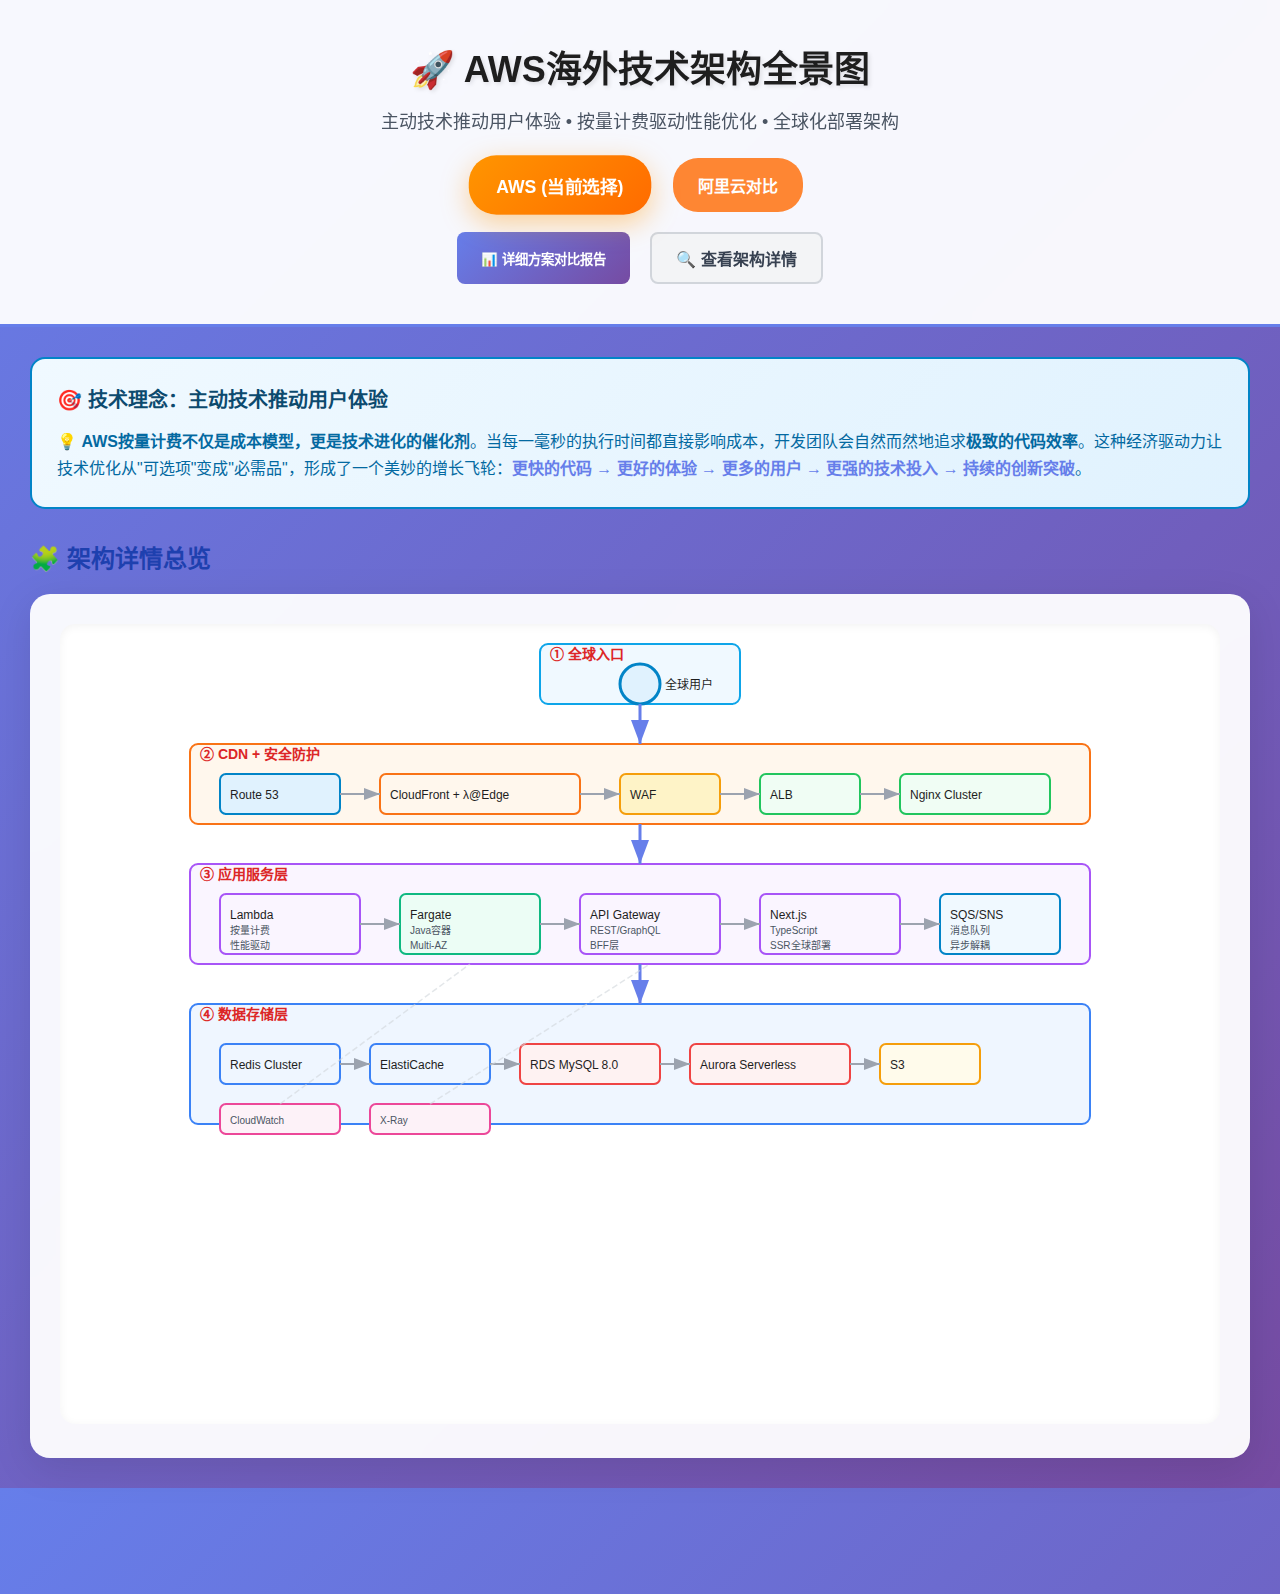
<file: finance-aws.html>
<!DOCTYPE html>

<html lang="zh-CN">
<head>
<meta charset="utf-8"/>
<meta content="width=device-width, initial-scale=1.0" name="viewport"/>
<title>AWS海外技术架构 - 交互式架构图</title>
<style>
        * {
            margin: 0;
            padding: 0;
            box-sizing: border-box;
        }
        
        body {
            font-family: -apple-system, BlinkMacSystemFont, 'Segoe UI', Roboto, sans-serif;
            background: linear-gradient(135deg, #667eea 0%, #764ba2 100%);
            color: #1e1e1e;
            min-height: 100vh;
        }
        
        .header {
            text-align: center;
            padding: 40px 20px;
            background: rgba(255, 255, 255, 0.95);
            backdrop-filter: blur(10px);
            border-bottom: 3px solid #667eea;
        }
        
        .header h1 {
            font-size: 36px;
            font-weight: 700;
            color: #1e1e1e;
            margin-bottom: 15px;
            text-shadow: 2px 2px 4px rgba(0,0,0,0.1);
        }
        
        .header .subtitle {
            font-size: 18px;
            color: #4b5563;
            margin-bottom: 25px;
        }
        
        .cloud-comparison {
            display: flex;
            justify-content: center;
            gap: 30px;
            margin-bottom: 20px;
            flex-wrap: wrap;
        }
        
        .cloud-item {
            padding: 15px 25px;
            border-radius: 25px;
            font-weight: 600;
            transition: all 0.3s ease;
            cursor: pointer;
        }
        
        .cloud-aws {
            background: linear-gradient(135deg, #ff9500, #ff6b00);
            color: white;
            transform: scale(1.1);
            box-shadow: 0 8px 25px rgba(255, 149, 0, 0.4);
        }
        
        .cloud-alibaba {
            background: #ff6a00;
            color: white;
            opacity: 0.8;
        }
        
        .cloud-item:hover {
            transform: scale(1.05);
            opacity: 1 !important;
        }
        
        .action-buttons {
            display: flex;
            justify-content: center;
            gap: 20px;
            margin-top: 20px;
        }
        
        .btn {
            padding: 12px 24px;
            border: none;
            border-radius: 8px;
            font-weight: 600;
            cursor: pointer;
            transition: all 0.3s ease;
            text-decoration: none;
            display: inline-block;
        }
        
        .btn-primary {
            background: linear-gradient(135deg, #667eea, #764ba2);
            color: white;
        }
        
        .btn-secondary {
            background: #f3f4f6;
            color: #374151;
            border: 2px solid #d1d5db;
        }
        
        .btn:hover {
            transform: translateY(-2px);
            box-shadow: 0 4px 12px rgba(0,0,0,0.15);
        }
        
        .main-content {
            padding: 30px;
            max-width: 1400px;
            margin: 0 auto;
        }
        
        .architecture-section {
            background: rgba(255, 255, 255, 0.95);
            border-radius: 20px;
            padding: 30px;
            box-shadow: 0 10px 40px rgba(0,0,0,0.1);
            backdrop-filter: blur(10px);
            position: relative;
        }
        
        .architecture-svg {
            width: 100%;
            height: 800px;
            background: #ffffff;
            border-radius: 15px;
            box-shadow: inset 0 2px 10px rgba(0,0,0,0.05);
        }
        
        .layer-title {
            font-size: 14px;
            font-weight: 600;
            fill: #dc2626;
        }
        
        .service-text {
            font-size: 12px;
            font-weight: 500;
            fill: #1e1e1e;
        }
        
        .service-text-small {
            font-size: 10px;
            font-weight: 400;
            fill: #4b5563;
        }
        
        .connection-line {
            stroke: #9ca3af;
            stroke-width: 2;
            fill: none;
            marker-end: url(#arrow);
            transition: all 0.3s ease;
        }
        .main-flow {
            stroke: #667eea;
            stroke-width: 3;
            fill: none;
            marker-end: url(#arrow-main);
            animation: flow 2s ease-in-out infinite;
        }


        
        .dashed-line {
            stroke-dasharray: 6,3;
            stroke: #d1d5db;
            stroke-width: 1.5;
            fill: none;
            opacity: 0.6;
        }
        
        .service-item {
            cursor: pointer;
            transition: all 0.3s ease;
        }
        
        .service-item:hover {
            transform: scale(1.08);
            filter: drop-shadow(0 6px 20px rgba(0,0,0,0.15));
        }
        
        .service-item.active {
            animation: pulse 1.5s ease-in-out infinite alternate;
        }
        
        @keyframes flow {
            0%, 100% { stroke-dasharray: 20, 10; stroke-dashoffset: 0; }
            50% { stroke-dashoffset: 30; }
        }
        
        @keyframes pulse {
            0% { transform: scale(1); filter: drop-shadow(0 2px 10px rgba(102, 126, 234, 0.3)); }
            100% { transform: scale(1.1); filter: drop-shadow(0 8px 25px rgba(102, 126, 234, 0.6)); }
        }
        
        .tooltip {
            position: absolute;
            background: rgba(0, 0, 0, 0.9);
            color: white;
            padding: 12px 16px;
            border-radius: 8px;
            font-size: 13px;
            max-width: 280px;
            z-index: 1000;
            opacity: 0;
            transform: translateY(10px);
            transition: all 0.3s ease;
            pointer-events: none;
            backdrop-filter: blur(10px);
            box-shadow: 0 4px 20px rgba(0,0,0,0.3);
        }
        
        .tooltip.show {
            opacity: 1;
            transform: translateY(0);
        }
        
        .tooltip::before {
            content: '';
            position: absolute;
            top: -5px;
            left: 20px;
            width: 0;
            height: 0;
            border-left: 5px solid transparent;
            border-right: 5px solid transparent;
            border-bottom: 5px solid rgba(0, 0, 0, 0.9);
        }
        
        .tooltip h4 {
            color: #fbbf24;
            margin-bottom: 8px;
            font-size: 14px;
            font-weight: 600;
        }
        
        .tooltip .description {
            margin-bottom: 8px;
            line-height: 1.4;
        }
        
        .tooltip .key-feature {
            color: #34d399;
            font-size: 12px;
            font-weight: 500;
        }
        
        .tech-philosophy {
            background: linear-gradient(135deg, #f0f9ff 0%, #e0f2fe 100%);
            border-radius: 15px;
            padding: 25px;
            margin-bottom: 30px;
            border: 2px solid #0284c7;
        }
        
        .tech-philosophy h3 {
            color: #0c4a6e;
            margin-bottom: 15px;
            font-size: 20px;
        }
        
        .tech-philosophy p {
            color: #0369a1;
            line-height: 1.7;
            font-size: 16px;
        }
        
        .entry-group { fill: #f0f9ff; stroke: #0ea5e9; stroke-width: 2; }
        .cdn-group { fill: #fff7ed; stroke: #f97316; stroke-width: 2; }
        .lb-group { fill: #f0fdf4; stroke: #22c55e; stroke-width: 2; }
        .app-group { fill: #faf5ff; stroke: #a855f7; stroke-width: 2; }
        .compute-group { fill: #ecfdf5; stroke: #10b981; stroke-width: 2; }
        .data-group { fill: #eff6ff; stroke: #3b82f6; stroke-width: 2; }
        .storage-group { fill: #fffbeb; stroke: #f59e0b; stroke-width: 2; }
        .message-group { fill: #f0f9ff; stroke: #0284c7; stroke-width: 2; }
        .monitor-group { fill: #fdf2f8; stroke: #ec4899; stroke-width: 2; }
        
        @media (max-width: 768px) {
            .cloud-comparison {
                flex-direction: column;
                align-items: center;
            }
            
            .action-buttons {
                flex-direction: column;
                align-items: center;
            }
            
            .architecture-svg {
                height: 600px;
            }
        }
    </style>
</head>
<body>
<div class="header">
<h1>🚀 AWS海外技术架构全景图</h1>
<div class="subtitle">主动技术推动用户体验 • 按量计费驱动性能优化 • 全球化部署架构</div>
<div class="cloud-comparison">
<div class="cloud-item cloud-aws">AWS (当前选择)</div>
<div class="cloud-item cloud-alibaba" onclick="showDetailedReport()">阿里云对比</div>
</div>
<div class="action-buttons">
<button class="btn btn-primary" onclick="showDetailedReport()">📊 详细方案对比报告</button>
<a class="btn btn-secondary" href="#architecture">🔍 查看架构详情</a>
</div>
</div>
<div class="main-content">
<div class="tech-philosophy">
<h3>🎯 技术理念：主动技术推动用户体验</h3>
<p>💡 <strong>AWS按量计费不仅是成本模型，更是技术进化的催化剂</strong>。当每一毫秒的执行时间都直接影响成本，开发团队会自然而然地追求<strong>极致的代码效率</strong>。这种经济驱动力让技术优化从"可选项"变成"必需品"，形成了一个美妙的增长飞轮：<span style="color: #667eea; font-weight: bold;">更快的代码 → 更好的体验 → 更多的用户 → 更强的技术投入 → 持续的创新突破</span>。</p>
</div>
<h2 style="font-size: 24px; margin-bottom: 20px; color: #1e40af;">🧩 架构详情总览</h2><div class="architecture-section" id="architecture">
<svg class="architecture-svg" viewbox="0 0 1000 800">
<defs>
<marker id="arrow" markerheight="6" markerwidth="8" orient="auto" refx="8" refy="3">
<path d="M0,0 L8,3 L0,6 Z" fill="#9ca3af"></path>
</marker>
<marker id="arrow-main" markerheight="6" markerwidth="8" orient="auto" refx="8" refy="3">
<path d="M0,0 L8,3 L0,6 Z" fill="#667eea"></path>
</marker>
</defs>
<!-- 入口层 -->
<rect class="entry-group" height="60" rx="8" width="200" x="400" y="20"></rect>
<text class="layer-title" x="410" y="35">① 全球入口</text>
<g class="service-item" data-service="global-users">
<circle cx="500" cy="60" fill="#e0f2fe" r="20" stroke="#0284c7" stroke-width="3"></circle>
<text class="service-text" x="525" y="65">全球用户</text>
</g>
<!-- CDN + 安全层 -->
<rect class="cdn-group" height="80" rx="8" width="900" x="50" y="120"></rect>
<text class="layer-title" x="60" y="135">② CDN + 安全防护</text>
<g class="service-item" data-service="route53">
<rect fill="#e0f2fe" height="40" rx="6" stroke="#0284c7" stroke-width="2" width="120" x="80" y="150"></rect>
<text class="service-text" x="90" y="175">Route 53</text>
</g>
<g class="service-item" data-service="cloudfront">
<rect fill="#fff7ed" height="40" rx="6" stroke="#f97316" stroke-width="2" width="200" x="240" y="150"></rect>
<text class="service-text" x="250" y="175">CloudFront + λ@Edge</text>
</g>
<g class="service-item" data-service="waf">
<rect fill="#fef3c7" height="40" rx="6" stroke="#f59e0b" stroke-width="2" width="100" x="480" y="150"></rect>
<text class="service-text" x="490" y="175">WAF</text>
</g>
<g class="service-item" data-service="alb">
<rect fill="#f0fdf4" height="40" rx="6" stroke="#22c55e" stroke-width="2" width="100" x="620" y="150"></rect>
<text class="service-text" x="630" y="175">ALB</text>
</g>
<g class="service-item" data-service="nginx">
<rect fill="#f0fdf4" height="40" rx="6" stroke="#22c55e" stroke-width="2" width="150" x="760" y="150"></rect>
<text class="service-text" x="770" y="175">Nginx Cluster</text>
</g>
<!-- 应用服务层 -->
<rect class="app-group" height="100" rx="8" width="900" x="50" y="240"></rect>
<text class="layer-title" x="60" y="255">③ 应用服务层</text>
<g class="service-item" data-service="lambda">
<rect fill="#faf5ff" height="60" rx="6" stroke="#a855f7" stroke-width="2" width="140" x="80" y="270"></rect>
<text class="service-text" x="90" y="295">Lambda</text>
<text class="service-text-small" x="90" y="310">按量计费</text>
<text class="service-text-small" x="90" y="325">性能驱动</text>
</g>
<g class="service-item" data-service="fargate">
<rect fill="#ecfdf5" height="60" rx="6" stroke="#10b981" stroke-width="2" width="140" x="260" y="270"></rect>
<text class="service-text" x="270" y="295">Fargate</text>
<text class="service-text-small" x="270" y="310">Java容器</text>
<text class="service-text-small" x="270" y="325">Multi-AZ</text>
</g>
<g class="service-item" data-service="apigateway">
<rect fill="#faf5ff" height="60" rx="6" stroke="#a855f7" stroke-width="2" width="140" x="440" y="270"></rect>
<text class="service-text" x="450" y="295">API Gateway</text>
<text class="service-text-small" x="450" y="310">REST/GraphQL</text>
<text class="service-text-small" x="450" y="325">BFF层</text>
</g>
<g class="service-item" data-service="nextjs">
<rect fill="#faf5ff" height="60" rx="6" stroke="#a855f7" stroke-width="2" width="140" x="620" y="270"></rect>
<text class="service-text" x="630" y="295">Next.js</text>
<text class="service-text-small" x="630" y="310">TypeScript</text>
<text class="service-text-small" x="630" y="325">SSR全球部署</text>
</g>
<g class="service-item" data-service="sqs">
<rect fill="#f0f9ff" height="60" rx="6" stroke="#0284c7" stroke-width="2" width="120" x="800" y="270"></rect>
<text class="service-text" x="810" y="295">SQS/SNS</text>
<text class="service-text-small" x="810" y="310">消息队列</text>
<text class="service-text-small" x="810" y="325">异步解耦</text>
</g>
<!-- 数据存储层 -->
<rect class="data-group" height="120" rx="8" width="900" x="50" y="380"></rect>
<text class="layer-title" x="60" y="395">④ 数据存储层</text>
<g class="service-item" data-service="redis">
<rect fill="#eff6ff" height="40" rx="6" stroke="#3b82f6" stroke-width="2" width="120" x="80" y="420"></rect>
<text class="service-text" x="90" y="445">Redis Cluster</text>
</g>
<g class="service-item" data-service="elasticache">
<rect fill="#eff6ff" height="40" rx="6" stroke="#3b82f6" stroke-width="2" width="120" x="230" y="420"></rect>
<text class="service-text" x="240" y="445">ElastiCache</text>
</g>
<g class="service-item" data-service="rds">
<rect fill="#fef2f2" height="40" rx="6" stroke="#ef4444" stroke-width="2" width="140" x="380" y="420"></rect>
<text class="service-text" x="390" y="445">RDS MySQL 8.0</text>
</g>
<g class="service-item" data-service="aurora">
<rect fill="#fef2f2" height="40" rx="6" stroke="#ef4444" stroke-width="2" width="160" x="550" y="420"></rect>
<text class="service-text" x="560" y="445">Aurora Serverless</text>
</g>
<g class="service-item" data-service="s3">
<rect fill="#fffbeb" height="40" rx="6" stroke="#f59e0b" stroke-width="2" width="100" x="740" y="420"></rect>
<text class="service-text" x="750" y="445">S3</text>
</g>
<!-- 监控运维层 -->
<g class="service-item" data-service="cloudwatch">
<rect fill="#fdf2f8" height="30" rx="6" stroke="#ec4899" stroke-width="2" width="120" x="80" y="480"></rect>
<text class="service-text-small" x="90" y="500">CloudWatch</text>
</g>
<g class="service-item" data-service="xray">
<rect fill="#fdf2f8" height="30" rx="6" stroke="#ec4899" stroke-width="2" width="120" x="230" y="480"></rect>
<text class="service-text-small" x="240" y="500">X-Ray</text>
</g>
<!-- 主流程线 -->
<line class="main-flow" x1="500" x2="500" y1="80" y2="120"></line>
<line class="main-flow" x1="500" x2="500" y1="200" y2="240"></line>
<line class="main-flow" x1="500" x2="500" y1="340" y2="380"></line>
<!-- 横向连接线 -->
<line class="connection-line" x1="200" x2="240" y1="170" y2="170"></line>
<line class="connection-line" x1="440" x2="480" y1="170" y2="170"></line>
<line class="connection-line" x1="580" x2="620" y1="170" y2="170"></line>
<line class="connection-line" x1="720" x2="760" y1="170" y2="170"></line>
<!-- 应用层连接 -->
<line class="connection-line" x1="220" x2="260" y1="300" y2="300"></line>
<line class="connection-line" x1="400" x2="440" y1="300" y2="300"></line>
<line class="connection-line" x1="580" x2="620" y1="300" y2="300"></line>
<line class="connection-line" x1="760" x2="800" y1="300" y2="300"></line>
<!-- 数据层连接 -->
<line class="connection-line" x1="200" x2="230" y1="440" y2="440"></line>
<line class="connection-line" x1="350" x2="380" y1="440" y2="440"></line>
<line class="connection-line" x1="520" x2="550" y1="440" y2="440"></line>
<line class="connection-line" x1="710" x2="740" y1="440" y2="440"></line>
<!-- 监控连接 (虚线) -->
<line class="dashed-line" x1="140" x2="330" y1="480" y2="340"></line>
<line class="dashed-line" x1="290" x2="510" y1="480" y2="340"></line>
</svg>
</div>
</div>
<!-- 小提示框 -->
<div class="tooltip" id="tooltip">
<h4 id="tooltipTitle">服务名称</h4>
<div class="description" id="tooltipDescription">服务描述</div>
<div class="key-feature" id="tooltipFeature">核心特性</div>
</div>
<script>
        const serviceData = {
            'cloudfront': {
                title: 'CloudFront CDN',
                description: 'AWS全球内容分发网络，200+边缘节点，支持Lambda@Edge边缘计算',
                feature: '🚀 核心优势：全球加速 + 边缘计算 + DDoS防护'
            },
            'lambda': {
                title: 'AWS Lambda',
                description: '无服务器计算，按毫秒计费，自动扩缩容，推动代码性能优化',
                feature: '⚡ 核心优势：零运维 + 按量计费 + 性能驱动优化'
            },
            'fargate': {
                title: 'ECS Fargate',
                description: '无服务器容器平台，运行Java应用无需管理EC2实例',
                feature: '🐳 核心优势：容器化 + 无运维 + Multi-AZ高可用'
            },
            'rds': {
                title: 'RDS MySQL 8.0',
                description: '托管MySQL数据库，自动备份、Multi-AZ部署、读写分离',
                feature: '🗄️ 核心优势：托管服务 + 高可用 + 自动备份'
            },
            'aurora': {
                title: 'Aurora Serverless v2',
                description: '自动扩缩容的MySQL兼容数据库，按实际使用量计费',
                feature: '🌟 核心优势：自动扩缩容 + 按需计费 + 5倍性能提升'
            },
            'redis': {
                title: 'Redis Cluster',
                description: '高性能内存数据库集群，毫秒级响应，高并发缓存',
                feature: '⚡ 核心优势：毫秒响应 + 高并发 + 集群高可用'
            },
            's3': {
                title: 'Amazon S3',
                description: '对象存储服务，99.999999999%耐久性，无限扩展',
                feature: '🪣 核心优势：超高耐久性 + 无限扩展 + 生命周期管理'
            },
            'apigateway': {
                title: 'API Gateway',
                description: '托管API服务，支持REST/GraphQL，自动扩缩容',
                feature: '🚪 核心优势：托管API + 自动扩缩 + 版本管理'
            },
            'sqs': {
                title: 'SQS/SNS',
                description: '消息队列和通知服务，异步处理，系统解耦',
                feature: '📨 核心优势：异步解耦 + 可靠传递 + 自动扩缩容'
            },
            'cloudwatch': {
                title: 'CloudWatch',
                description: 'AWS原生监控服务，实时指标，自动告警，日志分析',
                feature: '📊 核心优势：实时监控 + 自动告警 + 成本优化洞察'
            },
            'route53': {
                title: 'Route 53',
                description: '全球DNS服务，智能路由，健康检查，域名管理',
                feature: '🌐 核心优势：全球DNS + 智能路由 + 高可用性'
            },
            'waf': {
                title: 'AWS WAF',
                description: 'Web应用防火墙，防护SQL注入、XSS攻击，DDoS防护',
                feature: '🛡️ 核心优势：Web安全 + DDoS防护 + 自定义规则'
            },
            'alb': {
                title: 'Application Load Balancer',
                description: '应用层负载均衡，支持HTTP/HTTPS，自动扩缩容',
                feature: '⚖️ 核心优势：7层负载均衡 + 健康检查 + SSL终止'
            },
            'nginx': {
                title: 'Nginx Cluster',
                description: '高性能反向代理集群，负载均衡，SSL终止，请求路由',
                feature: '🔄 核心优势：高性能 + 灵活配置 + 请求路由'
            },
            'nextjs': {
                title: 'Next.js SSR',
                description: 'TypeScript + React服务端渲染，全球多区域部署',
                feature: '↗ 核心优势：SSR + TypeScript + 全球部署'
            },
            'elasticache': {
                title: 'ElastiCache',
                description: 'AWS托管的Redis/Memcached服务，自动故障转移',
                feature: '🔄 核心优势：托管缓存 + 自动故障转移 + 备份恢复'
            },
            'xray': {
                title: 'AWS X-Ray',
                description: '分布式追踪服务，请求链路分析，性能瓶颈定位',
                feature: '🔍 核心优势：分布式追踪 + 性能分析 + 故障定位'
            }
        };

        const tooltip = document.getElementById('tooltip');
        const tooltipTitle = document.getElementById('tooltipTitle');
        const tooltipDescription = document.getElementById('tooltipDescription');
        const tooltipFeature = document.getElementById('tooltipFeature');

        document.addEventListener('DOMContentLoaded', function() {
            const serviceItems = document.querySelectorAll('.service-item');
            
            serviceItems.forEach(item => {
                item.addEventListener('mouseenter', function(e) {
                    const serviceKey = this.getAttribute('data-service');
                    const service = serviceData[serviceKey];
                    
                    if (service) {
                        tooltipTitle.textContent = service.title;
                        tooltipDescription.textContent = service.description;
                        tooltipFeature.textContent = service.feature;
                        
                        const rect = this.getBoundingClientRect();
                        tooltip.style.left = (rect.left + rect.width / 2 - 140) + 'px';
                        tooltip.style.top = (rect.bottom + 10) + 'px';
                        
                        tooltip.classList.add('show');
                    }
                });
                
                item.addEventListener('mouseleave', function() {
                    tooltip.classList.remove('show');
                });
                
                item.addEventListener('click', function() {
                    serviceItems.forEach(si => si.classList.remove('active'));
                    this.classList.add('active');
                    
                    setTimeout(() => {
                        this.classList.remove('active');
                    }, 2000);
                });
            });
            
            const cloudItems = document.querySelectorAll('.cloud-item');
            cloudItems.forEach(item => {
                item.addEventListener('click', function() {
                    cloudItems.forEach(ci => {
                        ci.style.opacity = '0.8';
                        ci.style.transform = 'scale(1)';
                    });
                    
                    this.style.opacity = '1';
                    this.style.transform = 'scale(1.1)';
                    
                    if (this.classList.contains('cloud-alibaba')) {
                        showDetailedReport();
                    }
                });
            });
        });

        function showDetailedReport() {
            // 创建模态框显示报告，避免window.open的跨域问题
            const modal = document.createElement('div');
            modal.id = 'reportModal';
            modal.style.cssText = `
                position: fixed;
                top: 0;
                left: 0;
                width: 100%;
                height: 100%;
                background: rgba(0, 0, 0, 0.8);
                z-index: 10000;
                display: flex;
                justify-content: center;
                align-items: center;
                opacity: 0;
                transition: opacity 0.3s ease;
            `;
            
            const modalContent = document.createElement('div');
            modalContent.style.cssText = `
                background: white;
                border-radius: 15px;
                max-width: 90%;
                max-height: 90%;
                overflow-y: auto;
                position: relative;
                box-shadow: 0 20px 60px rgba(0,0,0,0.3);
                transform: scale(0.9);
                transition: transform 0.3s ease;
            `;
            
            const closeBtn = document.createElement('button');
            closeBtn.innerHTML = '✕';
            closeBtn.style.cssText = `
                position: absolute;
                top: 15px;
                right: 20px;
                background: none;
                border: none;
                font-size: 24px;
                cursor: pointer;
                color: #666;
                z-index: 1;
                width: 30px;
                height: 30px;
                border-radius: 50%;
                display: flex;
                align-items: center;
                justify-content: center;
                transition: all 0.2s ease;
            `;
            
            closeBtn.addEventListener('mouseover', () => {
                closeBtn.style.background = '#f0f0f0';
                closeBtn.style.color = '#000';
            });
            
            closeBtn.addEventListener('mouseout', () => {
                closeBtn.style.background = 'none';
                closeBtn.style.color = '#666';
            });
            
            closeBtn.addEventListener('click', () => {
                modal.style.opacity = '0';
                modalContent.style.transform = 'scale(0.9)';
                setTimeout(() => {
                    document.body.removeChild(modal);
                }, 300);
            });
            
            modalContent.innerHTML = `
                <div style="padding: 40px; font-family: -apple-system, BlinkMacSystemFont, 'Segoe UI', Roboto, sans-serif; line-height: 1.6;">
                    <h1 style="text-align: center; color: #2d3748; font-size: 28px; margin-bottom: 30px; border-bottom: 3px solid #667eea; padding-bottom: 15px;">
                        🏆 AWS vs 阿里云 - 海外技术架构深度对比
                    </h1>
                    
                    <div style="background: linear-gradient(135deg, #ebf8ff, #e6fffa); border-radius: 15px; padding: 25px; margin: 20px 0; border-left: 5px solid #4299e1;">
                        <h3 style="color: #2b6cb0; margin-bottom: 15px;">🎯 核心结论</h3>
                        <p><strong>AWS在海外市场具有压倒性优势</strong>，全球基础设施覆盖最广，服务生态最完善。阿里云在中国市场领先，但海外部署存在明显短板。对于<span style="background: #ffd700; padding: 2px 8px; border-radius: 4px; font-weight: 600;">全球化业务</span>，AWS是最佳选择。</p>
                    </div>

                    <h2 style="color: #4a5568; font-size: 22px; margin: 25px 0 15px 0; border-left: 4px solid #667eea; padding-left: 15px;">
                        🔄 技术架构增长模式对比
                    </h2>
                    
                    <div style="display: grid; grid-template-columns: 1fr 1fr; gap: 20px; margin: 20px 0;">
                        <div style="border-radius: 15px; padding: 25px; border: 2px solid #ed8936; background: #fef5e7;">
                            <h4 style="margin-bottom: 15px; font-size: 18px; color: #c05621;">❌ 传统架构：恶性循环</h4>
                            <p><strong>用户体验差</strong> <span style="color: #e53e3e; margin: 0 5px;">→</span> <strong>加机器花钱</strong> <span style="color: #e53e3e; margin: 0 5px;">→</span> <strong>成本上升</strong> <span style="color: #e53e3e; margin: 0 5px;">→</span> <strong>压缩投入</strong> <span style="color: #e53e3e; margin: 0 5px;">→</span> <strong>体验继续恶化</strong></p>
                            <ul style="margin-top: 15px;">
                                <li>💸 解决问题靠砸钱买硬件</li>
                                <li>📈 成本线性增长，效益递减</li>
                                <li>🔄 技术债务越积越多</li>
                                <li>😰 开发团队疲于应付</li>
                            </ul>
                        </div>
                        <div style="border-radius: 15px; padding: 25px; border: 2px solid #38a169; background: #f0fff4;">
                            <h4 style="margin-bottom: 15px; font-size: 18px; color: #276749;">✅ AWS智能架构：正向循环</h4>
                            <p><strong>按量计费</strong> <span style="color: #38a169; margin: 0 5px;">→</span> <strong>驱动优化</strong> <span style="color: #38a169; margin: 0 5px;">→</span> <strong>性能提升</strong> <span style="color: #38a169; margin: 0 5px;">→</span> <strong>成本下降</strong> <span style="color: #38a169; margin: 0 5px;">→</span> <strong>用户增长</strong></p>
                            <ul style="margin-top: 15px;">
                                <li>🎯 经济激励推动技术优化</li>
                                <li>📊 越优化越省钱，越有预算</li>
                                <li>🚀 技术债务自然减少</li>
                                <li>😊 开发团队主动创新</li>
                            </ul>
                        </div>
                    </div>

                    <h2 style="color: #4a5568; font-size: 22px; margin: 25px 0 15px 0; border-left: 4px solid #667eea; padding-left: 15px;">
                        📊 核心服务对比
                    </h2>
                    
                    <table style="width: 100%; border-collapse: collapse; margin: 20px 0; box-shadow: 0 4px 15px rgba(0,0,0,0.1); border-radius: 10px; overflow: hidden;">
                        <thead>
                            <tr style="background: linear-gradient(135deg, #667eea, #764ba2); color: white;">
                                <th style="padding: 15px; text-align: left; font-weight: 600;">服务类别</th>
                                <th style="padding: 15px; text-align: left; font-weight: 600;">AWS方案</th>
                                <th style="padding: 15px; text-align: left; font-weight: 600;">阿里云方案</th>
                                <th style="padding: 15px; text-align: left; font-weight: 600;">海外部署优势</th>
                            </tr>
                        </thead>
                        <tbody>
                            <tr style="background: #f0fff4; border-left: 4px solid #38a169;">
                                <td style="padding: 15px; border-bottom: 1px solid #e2e8f0;"><strong>CDN加速</strong></td>
                                <td style="padding: 15px; border-bottom: 1px solid #e2e8f0;">CloudFront (200+边缘节点)</td>
                                <td style="padding: 15px; border-bottom: 1px solid #e2e8f0;">阿里云CDN (海外节点有限)</td>
                                <td style="padding: 15px; border-bottom: 1px solid #e2e8f0; color: #38a169; font-weight: 600;">AWS: 全球覆盖最广，边缘计算支持</td>
                            </tr>
                            <tr style="background: #f7fafc;">
                                <td style="padding: 15px; border-bottom: 1px solid #e2e8f0;"><strong>无服务器计算</strong></td>
                                <td style="padding: 15px; border-bottom: 1px solid #e2e8f0;">Lambda (全球部署)</td>
                                <td style="padding: 15px; border-bottom: 1px solid #e2e8f0;">函数计算 (海外支持有限)</td>
                                <td style="padding: 15px; border-bottom: 1px solid #e2e8f0; color: #38a169; font-weight: 600;">AWS: 冷启动优化，全球一致性</td>
                            </tr>
                            <tr style="background: #f0fff4; border-left: 4px solid #38a169;">
                                <td style="padding: 15px; border-bottom: 1px solid #e2e8f0;"><strong>容器服务</strong></td>
                                <td style="padding: 15px; border-bottom: 1px solid #e2e8f0;">ECS Fargate</td>
                                <td style="padding: 15px; border-bottom: 1px solid #e2e8f0;">容器服务ACK</td>
                                <td style="padding: 15px; border-bottom: 1px solid #e2e8f0; color: #38a169; font-weight: 600;">AWS: Fargate无运维，Multi-AZ</td>
                            </tr>
                            <tr style="background: #f7fafc;">
                                <td style="padding: 15px; border-bottom: 1px solid #e2e8f0;"><strong>数据库服务</strong></td>
                                <td style="padding: 15px; border-bottom: 1px solid #e2e8f0;">RDS + Aurora Serverless</td>
                                <td style="padding: 15px; border-bottom: 1px solid #e2e8f0;">RDS + PolarDB</td>
                                <td style="padding: 15px; border-bottom: 1px solid #e2e8f0; color: #38a169; font-weight: 600;">AWS: Aurora性能更强，全球部署</td>
                            </tr>
                        </tbody>
                    </table>

                    <h2 style="color: #4a5568; font-size: 22px; margin: 25px 0 15px 0; border-left: 4px solid #667eea; padding-left: 15px;">
                        🌍 全球化部署对比
                    </h2>
                    
                    <div style="display: grid; grid-template-columns: 1fr 1fr; gap: 20px; margin: 20px 0;">
                        <div style="background: #f7fafc; border-radius: 10px; padding: 20px; border: 1px solid #e2e8f0;">
                            <h4 style="color: #4a5568; margin-bottom: 10px;">🏆 AWS优势</h4>
                            <ul>
                                <li style="color: #38a169; font-weight: 600;">33个地理区域，105个可用区</li>
                                <li style="color: #38a169; font-weight: 600;">200+个CloudFront边缘节点</li>
                                <li style="color: #38a169; font-weight: 600;">全球网络延迟最低</li>
                                <li style="color: #38a169; font-weight: 600;">服务在各区域一致性最好</li>
                                <li style="color: #38a169; font-weight: 600;">合规认证最全面</li>
                            </ul>
                        </div>
                        <div style="background: #f7fafc; border-radius: 10px; padding: 20px; border: 1px solid #e2e8f0;">
                            <h4 style="color: #4a5568; margin-bottom: 10px;">📍 阿里云限制</h4>
                            <ul>
                                <li style="color: #e53e3e; font-weight: 600;">海外区域相对较少</li>
                                <li style="color: #e53e3e; font-weight: 600;">部分服务海外不可用</li>
                                <li style="color: #e53e3e; font-weight: 600;">网络延迟相对较高</li>
                                <li style="color: #e53e3e; font-weight: 600;">海外技术支持有限</li>
                                <li style="color: #e53e3e; font-weight: 600;">生态伙伴相对较少</li>
                            </ul>
                        </div>
                    </div>

                    <div style="background: linear-gradient(135deg, #ebf8ff, #e6fffa); border-radius: 15px; padding: 25px; margin: 30px 0; border-left: 5px solid #4299e1;">
                        <h3 style="color: #2b6cb0; margin-bottom: 15px;">🏆 推荐方案：AWS智能架构</h3>
                        <p><strong>核心理由：</strong></p>
                        <ul>
                            <li><strong>经济激励机制：</strong>按量计费自然推动技术优化</li>
                            <li><strong>反向增长模式：</strong>越优化越省钱，越省钱越有预算</li>
                            <li><strong>全球化优势：</strong>最广泛的海外基础设施覆盖</li>
                            <li><strong>技术领先性：</strong>服务创新速度快，功能最完善</li>
                            <li><strong>长期价值：</strong>技术债务少，可持续发展</li>
                        </ul>
                    </div>

                    <div style="background: linear-gradient(135deg, #ebf8ff, #e6fffa); border-radius: 15px; padding: 25px; margin: 30px 0; border-left: 5px solid #4299e1;">
                        <h3 style="color: #2b6cb0; margin-bottom: 15px;">📈 预期收益</h3>
                        <p>采用AWS智能架构预计带来：</p>
                        <ul>
                            <li><span style="background: #ffd700; padding: 2px 8px; border-radius: 4px; font-weight: 600;">响应时间减少70%</span> - 全球CDN加速</li>
                            <li><span style="background: #ffd700; padding: 2px 8px; border-radius: 4px; font-weight: 600;">运维成本降低60%</span> - 托管服务 + 按量优化</li>
                            <li><span style="background: #ffd700; padding: 2px 8px; border-radius: 4px; font-weight: 600;">可用性提升到99.99%</span> - Multi-AZ部署</li>
                            <li><span style="background: #ffd700; padding: 2px 8px; border-radius: 4px; font-weight: 600;">开发效率提升3倍</span> - 无服务器架构</li>
                            <li><span style="background: #ffd700; padding: 2px 8px; border-radius: 4px; font-weight: 600;">技术债务自然减少</span> - 经济激励驱动优化</li>
                            <li><span style="background: #ffd700; padding: 2px 8px; border-radius: 4px; font-weight: 600;">团队技术能力提升</span> - 主动优化文化</li>
                        </ul>
                    </div>
                </div>
            `;
            
            modalContent.appendChild(closeBtn);
            modal.appendChild(modalContent);
            document.body.appendChild(modal);
            
            // 动画效果
            setTimeout(() => {
                modal.style.opacity = '1';
                modalContent.style.transform = 'scale(1)';
            }, 10);
            
            // 点击模态框背景关闭
            modal.addEventListener('click', (e) => {
                if (e.target === modal) {
                    closeBtn.click();
                }
            });
            
            // ESC键关闭
            document.addEventListener('keydown', function escHandler(e) {
                if (e.key === 'Escape') {
                    closeBtn.click();
                    document.removeEventListener('keydown', escHandler);
                }
            });
        }

        function startFlowAnimation() {
            const mainFlows = document.querySelectorAll('.main-flow');
            mainFlows.forEach((flow, index) => {
                setTimeout(() => {
                }, index * 300);
            });
        }

        window.addEventListener('load', function() {
            setTimeout(startFlowAnimation, 1000);
        });
    </script>
</body>
</html>
</file>
<file: styles.css>
body {
  font-family: sans-serif;
  padding: 2em;
  max-width: 700px;
  margin: auto;
}

textarea {
  width: 100%;
  font-family: monospace;
  font-size: 1em;
}

button {
  margin-top: 1em;
  padding: 0.5em 1em;
}

pre {
  margin-top: 1em;
  background: #f0f0f0;
  padding: 1em;
}
</file>
